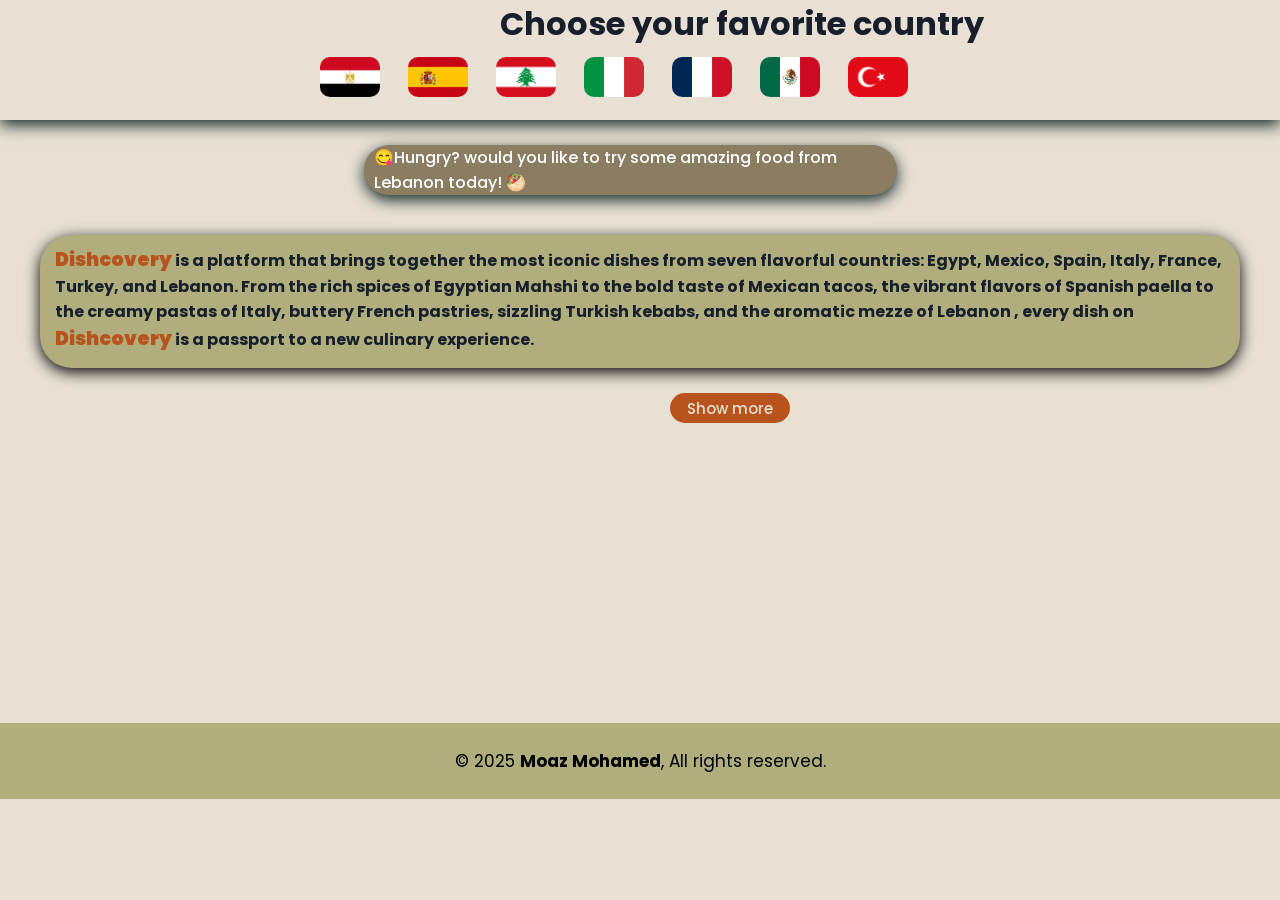
<file: index.html>
<!DOCTYPE html>
<html lang="en">

<head>
    <meta charset="UTF-8">
    <meta name="viewport" content="width=device-width, initial-scale=1.0">
    <link rel="stylesheet" href="style.css">
    <title>Dishcovery</title>
</head>

<body>
    <header>
        <h1>Choose your favorite country</h1>
        <nav>
            <img src="/Countries/photo_2025-04-20_21-46-33.jpg" alt="" class="logo">
            <div class="eg">
                <a href="Mazen/mazen.html"> <img src="/Countries/Flag_of_Egypt.svg.png" alt=""></a>
            </div>
            <div class="sp">
                <a href="El-Abiad/El-Abiad.html"><img src="/Countries/Flag_of_Spain.svg.png" alt=""></a>
            </div>
            <div class="lo">
                <a href="Menna Fakhr/index.html"><img src="/Countries/Flag_of_Lebanon.svg.png" alt=""></a>
            </div>
            <div class="it">
                <a href="EL-3os/Essam.html"><img src="/Countries/Flag_of_Italy.svg.png" alt=""></a>
            </div>
            <div class="fr">
                <a href="Menna Ashraf/MennaAshraf.html"><img src="/Countries/Flag_of_France.svg.webp" alt=""></a>
            </div>
            <div class="me">
                <a href="Adham/index.html"><img src="/Countries/Flag_of_Mexico.svg.png" alt=""></a>
            </div>
            <div class="tr">
                <a href="/Ammar/ELGebaly.html"><img src="/Countries/Flag_of_Turkey.svg.webp" alt=""></a>
            </div>
        </nav>
        <a href="/Marawan/Marwan-Registry.html"><button class="log" id="log">login</button></a>
    </header>
    <div class="center">
        <p id="suggestion"></p>
    </div>
    <section>
        <p class="p1"><span class="dis">Dishcovery</span>
            is a platform that brings together the most iconic dishes from seven flavorful countries: Egypt, Mexico,
            Spain, Italy, France, Turkey, and Lebanon.
            From the rich spices of Egyptian Mahshi to the bold taste of Mexican tacos, the vibrant flavors of Spanish
            paella to the creamy pastas of Italy, buttery French pastries, sizzling Turkish kebabs, and the aromatic
            mezze of Lebanon , every dish on <span class="dis">Dishcovery</span> is a passport to a new culinary
            experience.
        </p>
        <br>
        <button id="btn">Show more</button>
        <p id="para" class="para">
            Browse the website by country, dish type, or dietary needs. Each meal is presented with beautiful images,
            detailed ingredients, and simple ordering. Whether you’re exploring new tastes or reconnecting with a
            favorite flavor from home , <span class="dis">Dishcovery</span> brings the world to your table.
            <span class="dis"> Dishcovery</span> , <span class="end">Where cultures meet at the dinner table.</span>
        </p>
    </section>
    <footer>&copy; 2025 <span>Moaz Mohamed</span>, All rights reserved.</footer>
    <script src="main.js"></script>
</body>

</html>
</file>
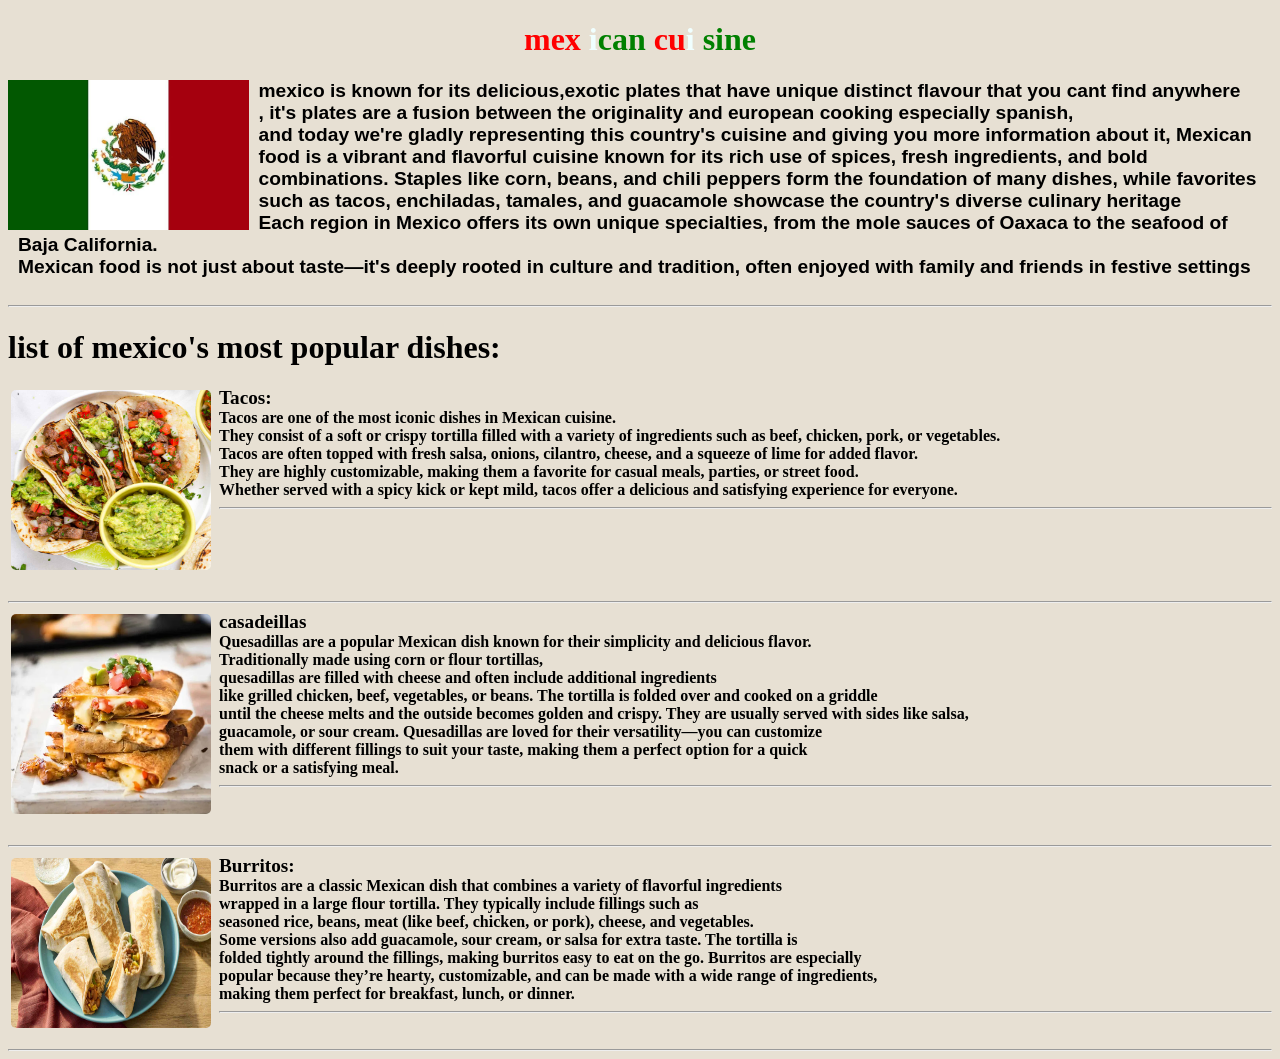
<file: Adham/index.html>
<!DOCTYPE html>
<html lang="en">
<head>
    <title>mexico_cuisine</title> 
    <script src="script.js"></script>
    
       <link rel="stylesheet" href="style.css">
    
    
        



</head>
<body>
<h1 >
    <div style="text-align: center;"><span style="color: red;">mex</span>
        <span style="color: azure;">i</span><span style="color: green;">can </span>
        <span style="color: red;">cu</span><span style="color:azure;">i</span>
        <span style="color: green;">sine</span></div></h1>
     <div style="text-align: center;"><img src="Mexico Flag.jpeg" 
        style="height: 150px; text-align: center; float:inline-start; margin-right: 10px;" ></div>  
      <p style="font-family: Arial, Helvetica, sans-serif; font-size: larger; margin-left: 10px; 
      font-weight: bold;">
        mexico is known 
        for its delicious,exotic plates that have unique distinct flavour
        that you cant find anywhere <br> , it's plates are a fusion between the
         originality and european cooking especially spanish,<br> and today we're gladly
         representing this country's cuisine and giving 
        you more information about it, Mexican food is a 
        vibrant and flavorful cuisine known for its rich use of spices,
         fresh ingredients, and bold combinations. Staples like corn, 
         beans, and chili peppers form the foundation of many dishes,
         while favorites such as tacos, enchiladas, tamales, and guacamole 
         showcase the country's diverse culinary heritage <br> 
         Each region in Mexico offers its own unique specialties, from the
          mole sauces of Oaxaca to the seafood of Baja California. <br>
         Mexican food is not just about taste—it's deeply rooted in culture and tradition,
          often enjoyed with family and friends in festive settings

      </p>
      <div style="clear: both;"></div>
      <hr>
    
    <h1>list of mexico's most popular dishes:</h1>
    <dl>

        <div>
            <img src="feat-carne-asada-tacos-min.jpg" 
            style="float: left; height: 180px; width: 200px; margin-bottom: 20px; margin-right: 5px;"
             class="photo"  onclick="toggleTacos('tacos')" >
        <dt style="font-size: larger; font-weight: bolder;">Tacos:</dt>
        <dd style="font-weight: bold;" >Tacos are one of the most iconic dishes in Mexican cuisine.<br>
            They consist of a soft or crispy tortilla 
            filled with a variety of ingredients such as beef, chicken, pork, or vegetables.<br>
            Tacos are often topped with fresh salsa, onions, cilantro,
             cheese, and a squeeze of lime for added flavor.<br>
            They are highly customizable, making them a favorite for casual meals, parties, or street food.<br>
            Whether served with a spicy kick or kept mild,
             tacos offer a delicious and satisfying experience for everyone.
            <hr>
            
            </div>
            <div style="clear: both;"></div>

            <ul id="tacos" >
                <li>Grilled beef, chicken, pork, or vegetables</li>
                <li>Fresh salsa</li>
                <li>Chopped onions</li>
                <li>Cilantro</li>
                <li>Grated cheese</li>
                <li>Lime wedges</li>

            </ul>
            <hr>
            <div>
                <img src="Baked-Chicken-Quesadillas-7.webp" alt="" 
                style="height: 200px; width: 200; float: left; margin-bottom: 20px; margin-right: 5px;"
                 class="photo"  onclick="togglecasadeillas('casadeillas')">
              <dt style="font-size: larger; font-weight: bolder;">casadeillas</dt> 
              <dd style="font-weight: bold;" >Quesadillas are a popular Mexican 
                dish known for their simplicity and delicious flavor. <br>
                 Traditionally made using corn or flour tortillas, <br>
                  quesadillas are filled with cheese and often include additional ingredients <br>
                  like grilled chicken, beef, vegetables, or beans. The tortilla is folded 
                  over and cooked on a griddle 
                  <br> until the cheese melts 
                  and the outside becomes golden and crispy. They are usually served with sides like salsa, <br>
                   guacamole, or sour cream. Quesadillas are loved for their versatility—you can customize <br>
                    them with different fillings to suit your taste, making them a perfect option for a quick <br>
                     snack or a satisfying meal.</dd>  <hr>   
                    </div>
                    <div style="clear: both;"></div>
                    <ul id="casadeillas">
                        <li>Shredded cheese (e.g., cheddar or Oaxaca)</li>
  <li>Grilled chicken or beef (optional)</li>
  <li>Sautéed vegetables (e.g., peppers, onions)</li>
  <li>Beans (optional)</li>
  <li>Butter or oil (for cooking)</li>
  <li>Sides: salsa, guacamole, or sour cream</li>
        
                    </ul>
                    <hr>
                    <div>
                        <img src="MS-312932-bean-burritos-hero-7421-0096cb35178e4650b4b65012e0e7b699.jpg" 
                        alt="" style="height: 170px; width: 200px; float: left; margin-right: 5px; margin-bottom:
                         10px;" class="photo"  onclick="toggleburritos('burritos')">
            <dt style="font-size: larger; font-weight: bolder;">Burritos:</dt>
                    <dd style="font-weight: bold;" > Burritos are a classic Mexican dish that combines
                         a variety of flavorful ingredients <br>
                         wrapped in a large flour tortilla. They typically include fillings such as <br>
                         seasoned rice, beans, meat (like beef, chicken, or pork), cheese, and vegetables. <br> 
                         Some versions also add guacamole, sour cream, or salsa for extra taste. The tortilla is <br>
                          folded tightly around the fillings, making burritos easy to eat on the go.
                           Burritos are especially <br> 
                          popular because they’re hearty, customizable, and can be made with a wide
                           range of ingredients, <br>
                          making them perfect for breakfast, lunch, or dinner.</dd>
                        </div>
                        
                        <hr>
    </dl>
    <div style="clear: both;"></div>
    <ul id="burritos" >
        <li>Large flour tortilla</li>
  <li>Seasoned rice</li>
  <li>Beans (black or pinto)</li>
  <li>Grilled meat (beef, chicken, or pork)</li>
  <li>Shredded cheese</li>
  <li>Vegetables (lettuce, tomatoes, onions)</li>
  <li>Guacamole or sliced avocado</li>
  <li>Sour cream</li>
  <li>Salsa or hot sauce</li>

    </ul>
    <hr>

    <script>
        
               
      </script>
    


    
    
</body>
</html>
</file>
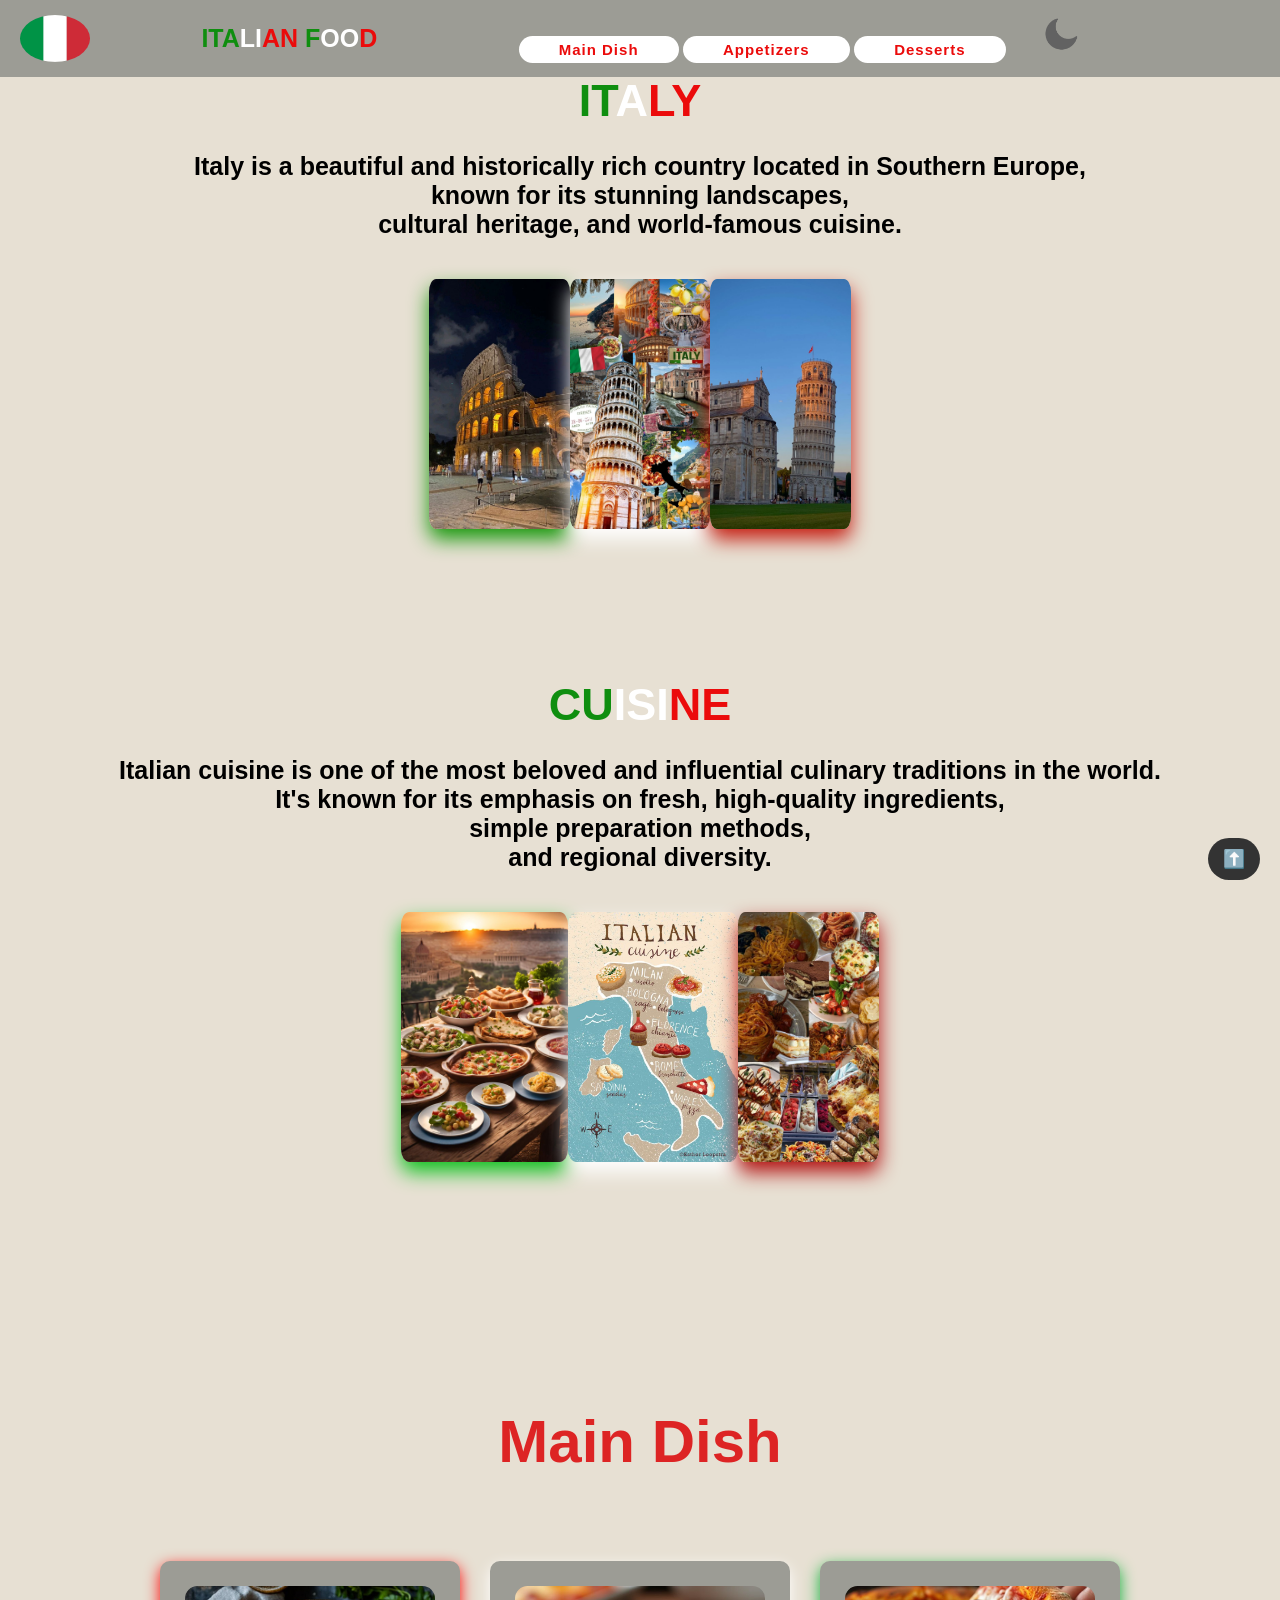
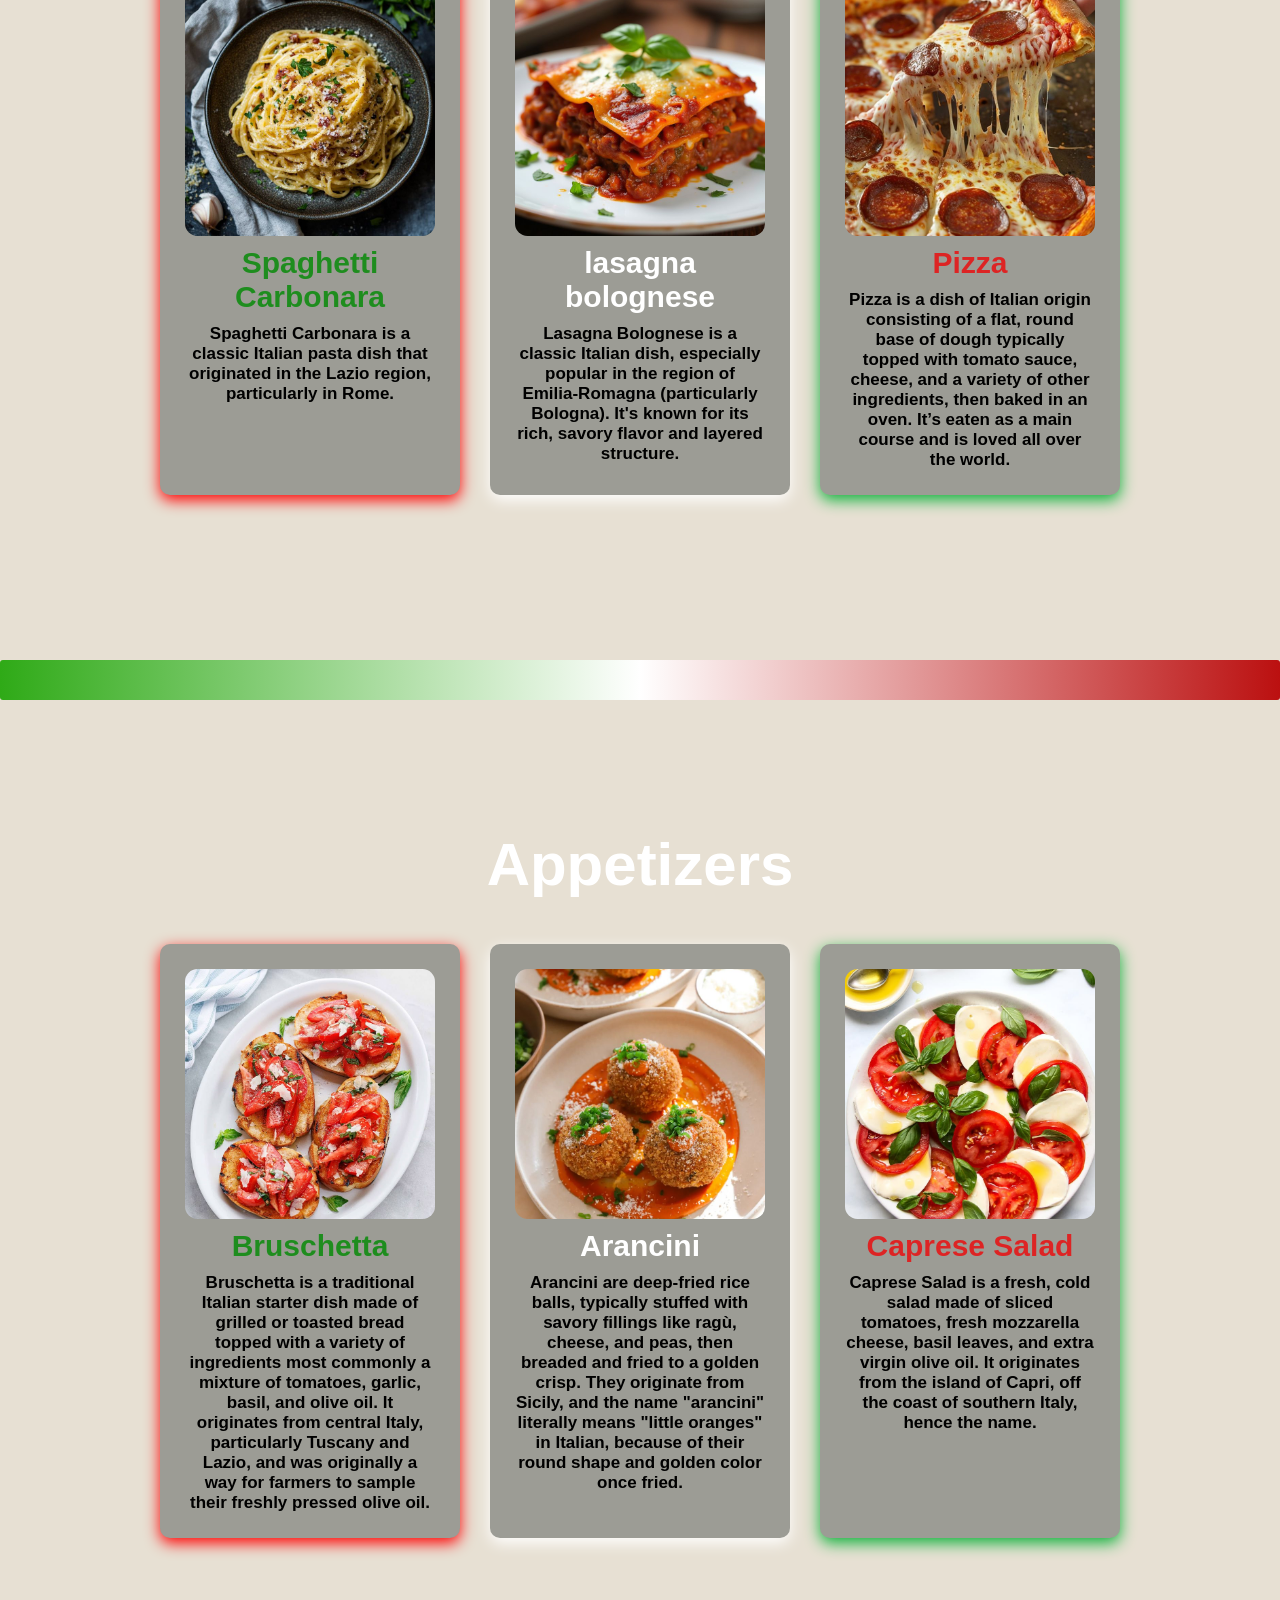
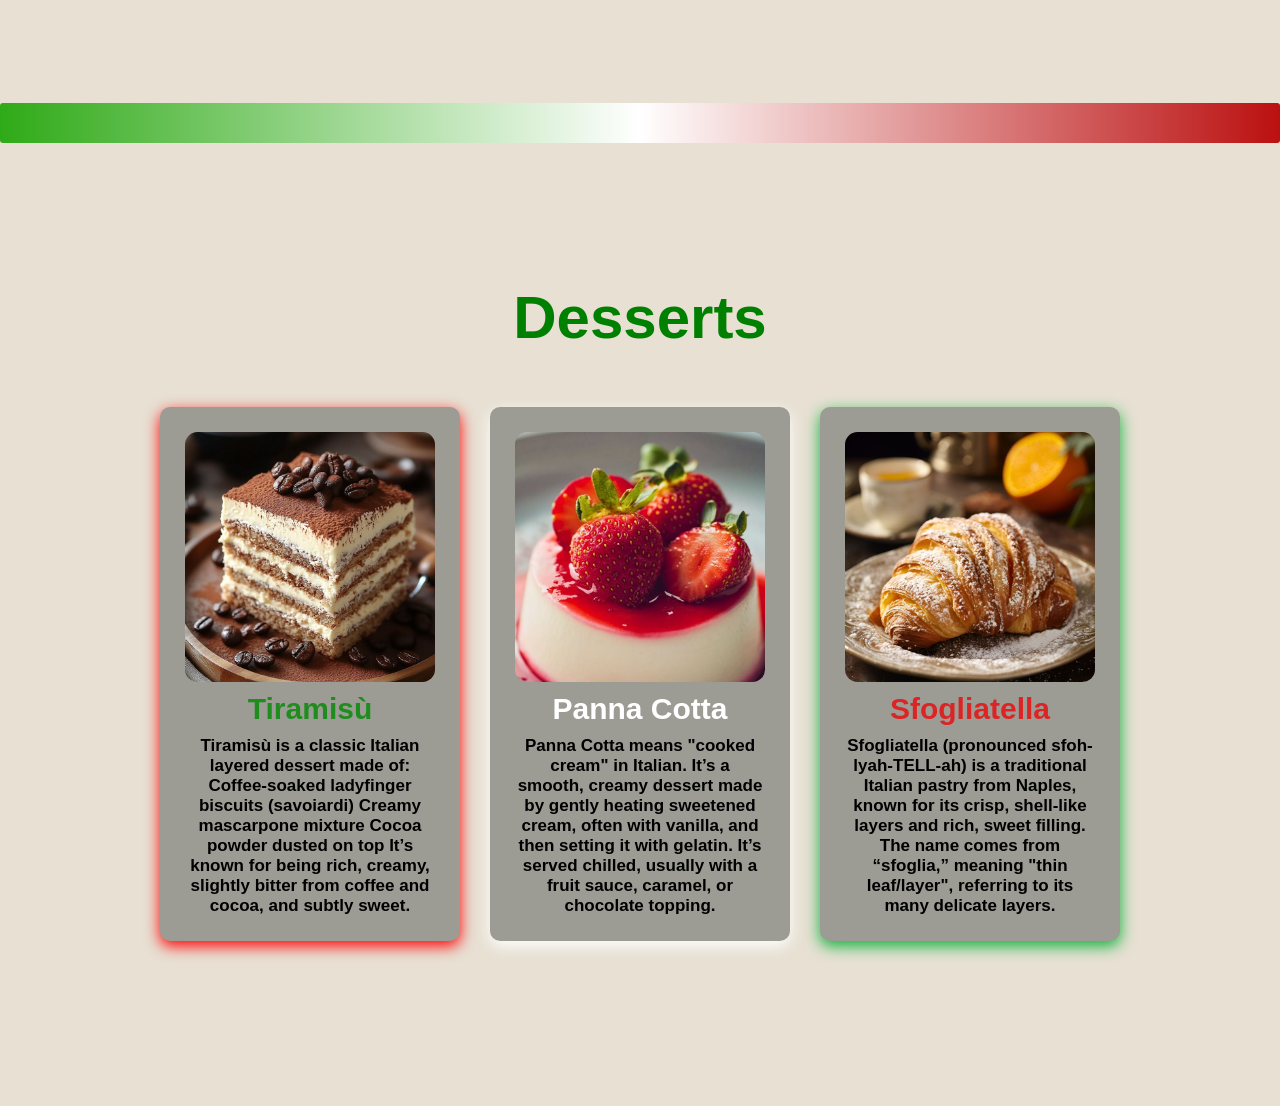
<file: italy/index.html>
<!DOCTYPE html>
<html lang="en">

<head>
    <meta charset="UTF-8">
    <meta name="viewport" content="width=device-width, initial-scale=1.0">
    <title>Italian Cuisine </title>
    <link rel="stylesheet" href="style.css">
    <script src="main.js" defer></script>
</head>

<body>

    <header>
        <img src="images/512px-Flag_of_Italy.svg.webp" alt="Italy flag" id="flag">
        <a href="#" class="hpage">

            <span id="green">ITA</span><span id="white">LI</span><span id="red">AN</span>
            <span id="green">F</span><span id="white">OO</span><span id="red">D</span>

        </a>
        <nav class="navi">
            <a href="#maindishes">Main Dish</a>
            <a href="#appetizers">Appetizers</a>
            <a href="#desserts">Desserts</a>

            <img src=" images/moon.png" id="icon">



        </nav>

    </header>

    <section class="main">
        <h1><span id="green">It</span><span id="white">a</span><span id="red">ly</span></h1>
        <p id="italy">Italy is a beautiful and historically rich country located in Southern Europe,<br>
            known for its stunning landscapes,<br>
            cultural heritage,
            and world-famous cuisine.</p>
        <div id="country">
            <img src="images/country.jpg" alt="country photo" id="fimgc">
            <img src="images/country 2.jpg" alt="country photo 2" id="simgc">
            <img src="images/country 3.jpg" alt="country photo 3" id="timgc">


        </div>
        <div>
            <h1 class="cuisine"><span id="green">Cu</span><span id="white">isi</span><span id="red">ne</span></h1>

            <p id="cuisine">

                Italian cuisine is one of the most beloved and influential culinary traditions in the world. <br>
                It's known for its emphasis on fresh, high-quality ingredients,<br>
                simple preparation methods,<br>
                and regional diversity. </p>


        </div>
        <div id="food">
            <img src="images/food.jpg" alt="food photo" id="fimgf">
            <img src="images/food 2.jpg" alt="food photo 2" id="simgf">
            <img src="images/food 3.jpg" alt="food photo 3" id="timgf">


        </div>
    </section>


    <section id="maindishes">
        <h2 class="title" id="mai">Main Dish </h2>
        <div class="plates">

            <div class="fplate">
                <div class="photo">
                    <img id="fpymain" src="images/Spaghetti Carbonara….jpg" alt="frist main dish">

                </div>
                <div class="info">
                    <h3 class="fp">Spaghetti Carbonara</h3>
                    <p>Spaghetti Carbonara is a classic Italian pasta dish that originated in the Lazio region,
                        particularly in Rome.</p>

                </div>

            </div>
            <div class="splate">
                <div class="photo">
                    <img id="spymain" src="images/Lasagna Bolognese .jpg" alt="socond main dish">

                </div>
                <div class="info">
                    <h3 class="sp">lasagna bolognese</h3>
                    <p>Lasagna Bolognese is a classic Italian dish, especially popular in the region of Emilia-Romagna
                        (particularly Bologna). It's known for its rich, savory flavor and layered structure.</p>

                </div>

            </div>
            <div class="tplate">
                <div class="photo">
                    <img id="tpymain" src="images/pizza.jpg" alt="third main dish">

                </div>
                <div class="info">
                    <h3 class="tp">Pizza</h3>
                    <p>Pizza is a dish of Italian origin consisting of a flat, round base of dough typically topped with
                        tomato sauce, cheese, and a variety of other ingredients, then baked in an oven. It’s eaten as a
                        main course and is loved all over the world.</p>

                </div>

            </div>

        </div>

        <div class="line"></div>
    </section>
    <section id="appetizers">
        <h2 class="title" id="app">Appetizers</h2>
        <div class="plates">

            <div class="fplate">
                <div class="photo">
                    <img id="fpyapp" src="images/fapp.jpg" alt="frist Appetizers">

                </div>
                <div class="info">
                    <h3 class="fp">Bruschetta</h3>
                    <p>Bruschetta is a traditional Italian starter dish made of grilled or toasted bread topped with a
                        variety of ingredients most commonly a mixture of tomatoes, garlic, basil, and olive oil.

                        It originates from central Italy, particularly Tuscany and Lazio, and was originally a way for
                        farmers to sample their freshly pressed olive oil.

                    </p>

                </div>

            </div>
            <div class="splate">
                <div class="photo">
                    <img id="spyapp" src="images/sapp.jpg" alt="socond Appetizers">

                </div>
                <div class="info">
                    <h3 class="sp">Arancini</h3>
                    <p>Arancini are deep-fried rice balls, typically stuffed with savory fillings like ragù, cheese, and
                        peas, then breaded and fried to a golden crisp.

                        They originate from Sicily, and the name "arancini" literally means "little oranges" in Italian,
                        because of their round shape and golden color once fried.

                    </p>

                </div>

            </div>
            <div class="tplate">
                <div class="photo">
                    <img id="tpyapp" src="images/tapp.jpg" alt="third Appetizers">

                </div>
                <div class="info">
                    <h3 class="tp">Caprese Salad </h3>
                    <p>Caprese Salad is a fresh, cold salad made of sliced tomatoes, fresh mozzarella cheese, basil
                        leaves, and extra virgin olive oil. It originates from the island of Capri, off the coast of
                        southern Italy, hence the name.</p>

                </div>

            </div>

        </div>
        <div class="line"></div>

    </section>
    <section id="desserts">
        <h2 class="title" id="des">Desserts</h2>
        <div class="plates">

            <div class="fplate">
                <div class="photo">
                    <img id="fpydes" src="images/fdes.jpg" alt="frist Dessert">

                </div>
                <div class="info">
                    <h3 class="fp">Tiramisù</h3>
                    <p>Tiramisù is a classic Italian layered dessert made of:

                        Coffee-soaked ladyfinger biscuits (savoiardi)

                        Creamy mascarpone mixture

                        Cocoa powder dusted on top

                        It’s known for being rich, creamy, slightly bitter from coffee and cocoa, and subtly sweet.

                    </p>

                </div>

            </div>
            <div class="splate">
                <div class="photo">
                    <img id="spydes" src="images/sdes.jpg" alt="socond Dessert">

                </div>
                <div class="info">
                    <h3 class="sp">Panna Cotta</h3>
                    <p>Panna Cotta means "cooked cream" in Italian. It’s a smooth, creamy dessert made by gently heating
                        sweetened cream, often with vanilla, and then setting it with gelatin. It’s served chilled,
                        usually with a fruit sauce, caramel, or chocolate topping.</p>

                </div>

            </div>
            <div class="tplate">
                <div class="photo">
                    <img id="tpydes" src="images/tdes.jpg" alt="third Desserts">

                </div>
                <div class="info">
                    <h3 class="tp">Sfogliatella</h3>
                    <p>Sfogliatella (pronounced sfoh-lyah-TELL-ah) is a traditional Italian pastry from Naples, known
                        for its crisp, shell-like layers and rich, sweet filling. The name comes from “sfoglia,” meaning
                        "thin leaf/layer", referring to its many delicate layers.</p>

                </div>

            </div>

        </div>

    </section>
    <div id="Button">
        <button id="TopBtn">⬆️</button>

    </div>






</body>

</html>
</file>
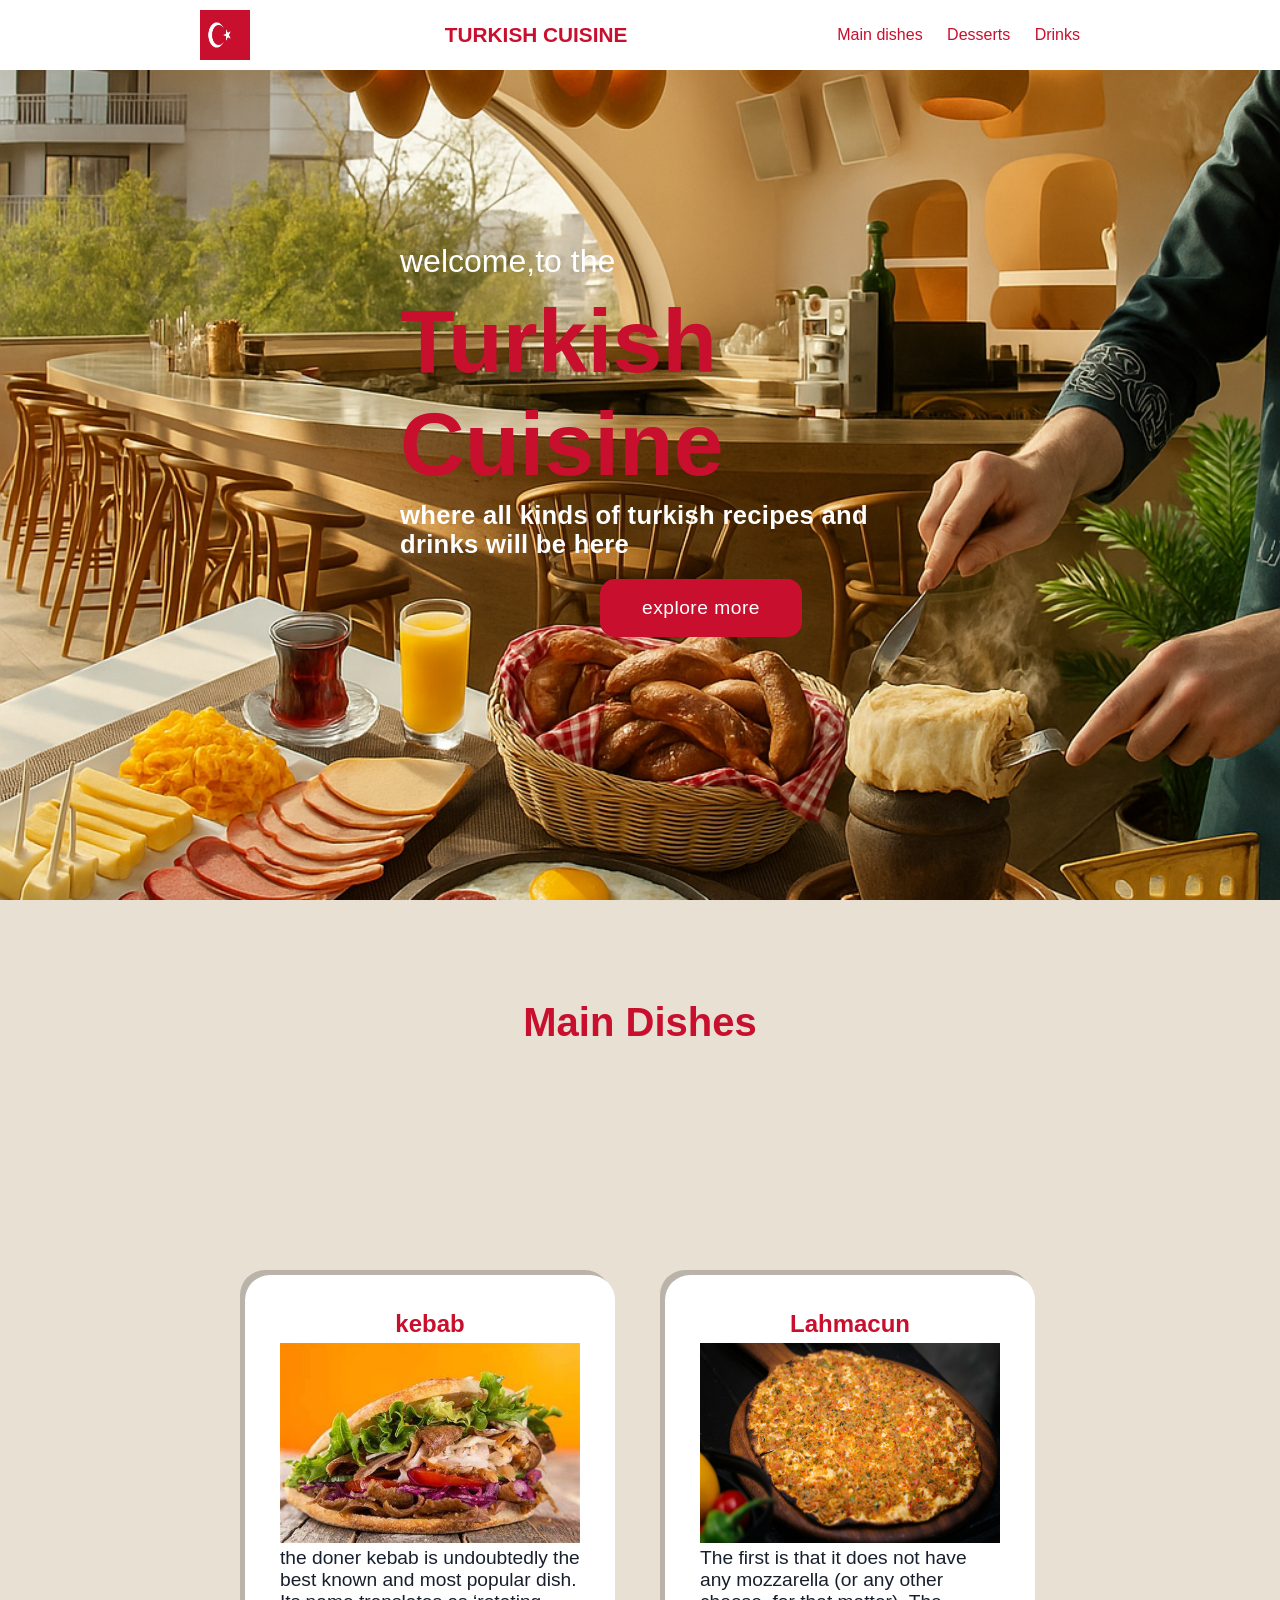
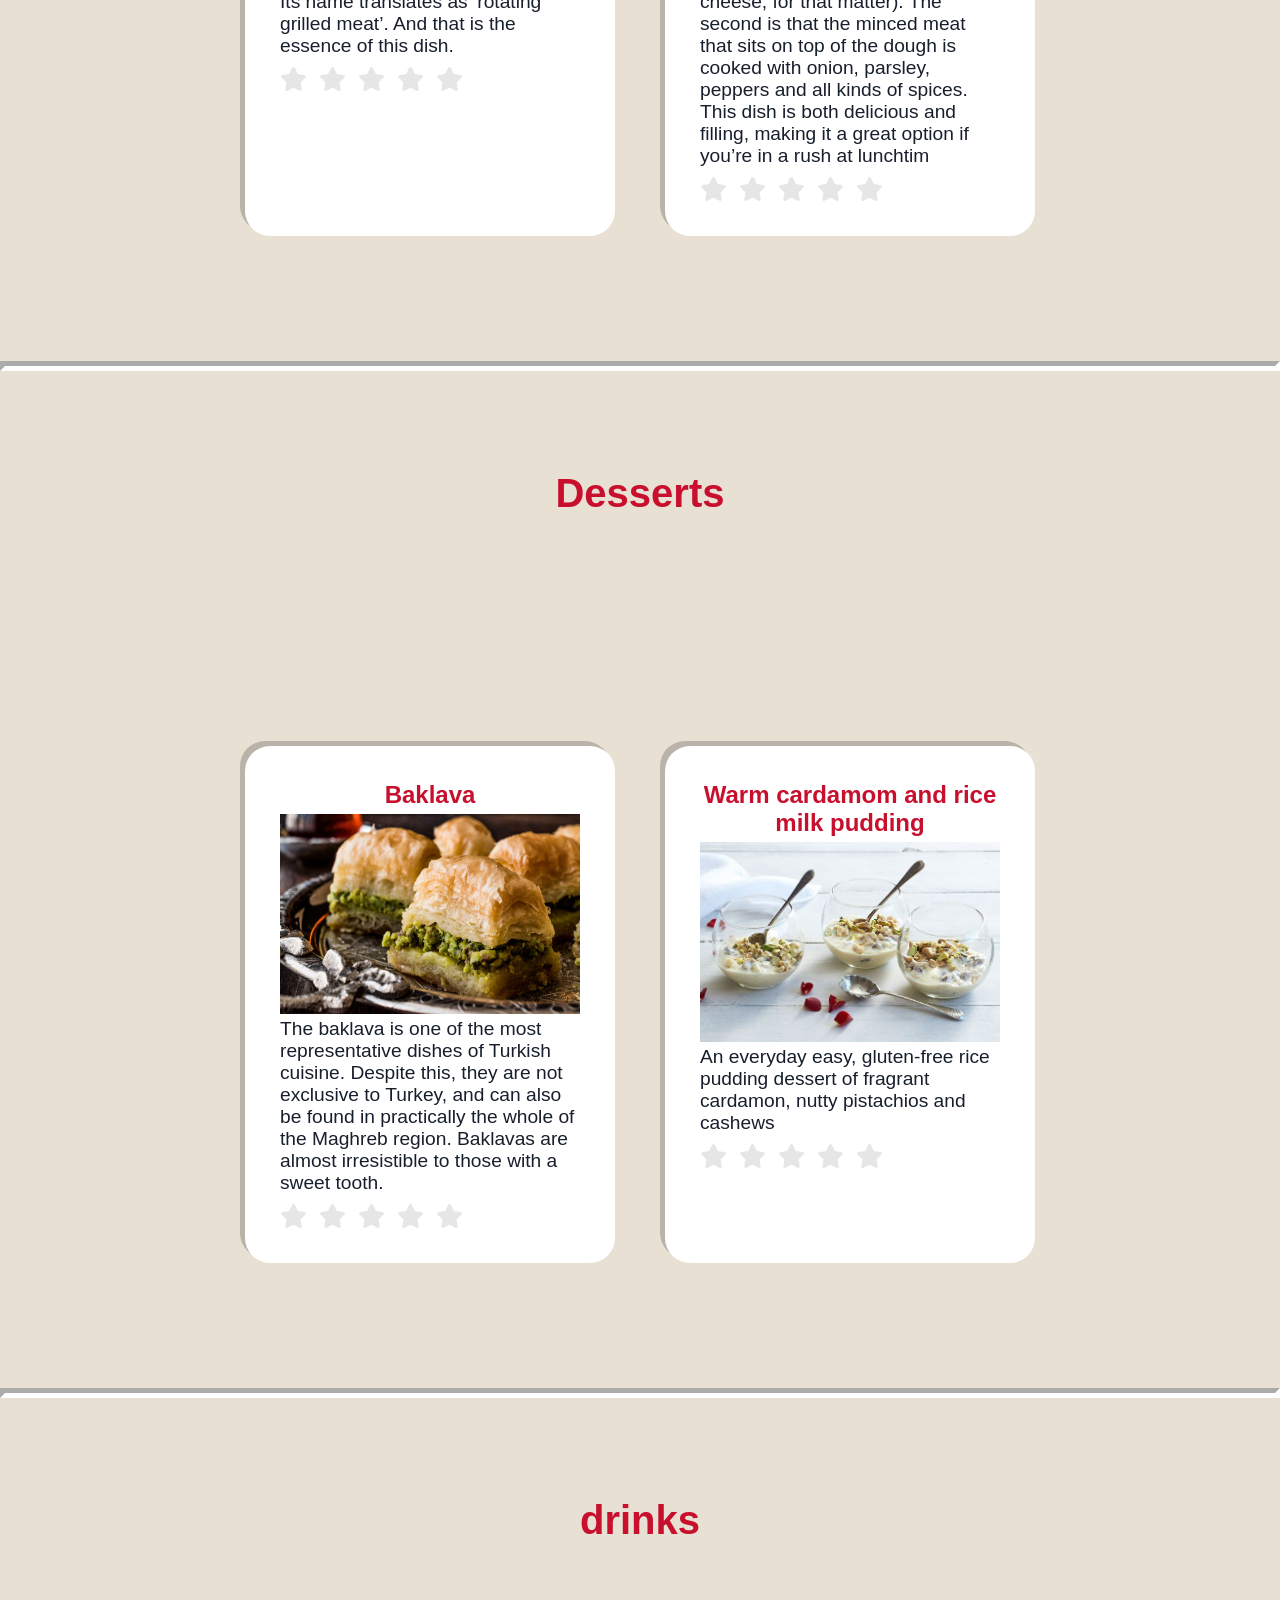
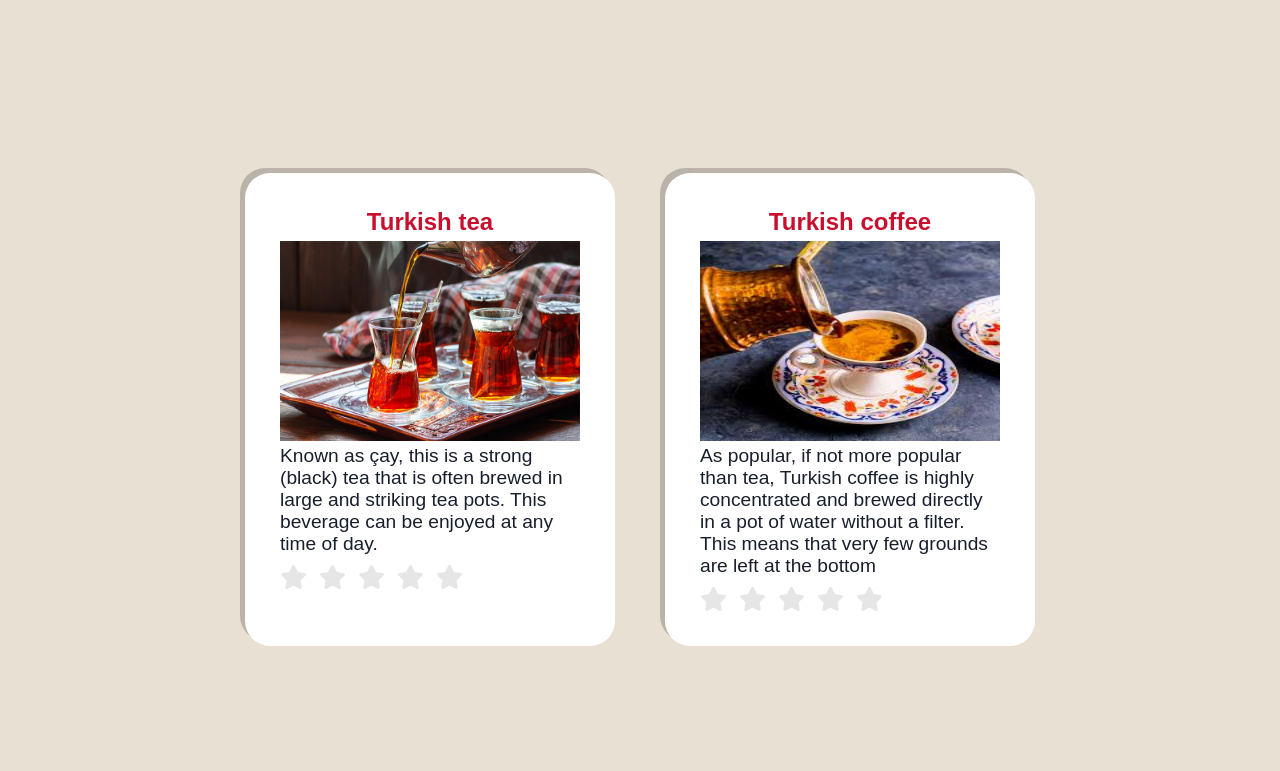
<file: Ammar/ELGebaly.html>
<!DOCTYPE html>
<html lang="en">
<head>
    <meta charset="UTF-8">
    <meta name="viewport" content="width=device-width, initial-scale=1.0">
    <title>Dishcovery|Turkish Cuisine</title>
    <link rel="stylesheet" href="ELGebaly.css">
    <!-- This tag links to an external CSS file for rating icons. -->
    <link rel="stylesheet" href="https://cdnjs.cloudflare.com/ajax/libs/font-awesome/6.2.1/css/all.min.css">
    <!-- External JavaScript file, deferred -->
    <script src="ELGebaly.js" defer></script>
</head>
<body>
    <header>
        <img src="images/turkey-flag.jpg" alt="Turkish flag" id="header-image">
        <h1>Turkish Cuisine</h1>
        <nav id="main-navbar">
            <a href="#maindish">Main dishes</a>
            <a href="#Desserts">Desserts</a>
            <a href="#drinks">Drinks</a>
    </header>
    <section class="main">
        <div>
            <h2>welcome,to the <span>Turkish Cuisine</span></h2>
            <h3>where all kinds of turkish recipes and drinks will be here</h3>
            <!-- making explore button by a link to the main dishes section. -->
            <a href="#maindish" id="explore_button">explore more</a>
        </div>
    </section>
    <section>
        <h2 class="title">Main Dishes</h2>
    </section>
    <section id="maindish">
        <div class="content">
            <div class="dish">
                <h3>kebab</h3>
               <div class="photo">
                    <a href="https://www.allrecipes.com/recipe/218488/turkish-kebabs/" target="_blank"><img src="images/OIP.jpg" width="300" height="200"></a>
               </div>
               <div class="info">
                <h4>the doner kebab is undoubtedly the best known and most popular dish. Its name translates as ‘rotating grilled meat’. And that is the essence of this dish.</h4>
               </div>
               <!-- making index for from 0 to 5 stars in every section for js file. -->
               <div class="star0">
                <i class="fa-solid fa-star"></i>
                <i class="fa-solid fa-star"></i>
                <i class="fa-solid fa-star"></i>
                <i class="fa-solid fa-star"></i>
                <i class="fa-solid fa-star"></i>
               </div>
            </div>
            <div class="dish">
                <h3>Lahmacun</h3>
                <div class="photo">
                     <a href="https://www.themediterraneandish.com/easy-turkish-lahmacun-recipe/" target="_blank"><img src="images/Lahmacun.jpg" width="300" height="200"></a>
                </div>
                <div class="info">
                 <h4>The first is that it does not have any mozzarella (or any other cheese, for that matter). The second is that the minced meat that sits on top of the dough is cooked with onion, parsley, peppers and all kinds of spices. This dish is both delicious and filling, making it a great option if you’re in a rush at lunchtim</h4>
                </div>
                <div class="star1">
                    <i class="fa-solid fa-star"></i>
                    <i class="fa-solid fa-star"></i>
                    <i class="fa-solid fa-star"></i>
                    <i class="fa-solid fa-star"></i>
                    <i class="fa-solid fa-star"></i>
                   </div> 
             </div>
        </div>
    </section>
    <hr>
    <section>
        <h2 class="title">Desserts</h2>
    </section>
    <section id="Desserts">
        <div class="content">
            <div class="dish">
                <h3>Baklava</h3>
               <div class="photo">
                    <a href="https://natashaskitchen.com/baklava-recipe//" target="_blank"><img src="images/baklava.jpg" width="300" height="200"></a>
               </div>
               <div class="info">
                <h4>The baklava is one of the most representative dishes of Turkish cuisine. Despite this, they are not exclusive to Turkey, and can also be found in practically the whole of the Maghreb region. Baklavas are almost irresistible to those with a sweet tooth.</h4>
               </div>
               <div class="star2">
                <i class="fa-solid fa-star"></i>
                <i class="fa-solid fa-star"></i>
                <i class="fa-solid fa-star"></i>
                <i class="fa-solid fa-star"></i>
                <i class="fa-solid fa-star"></i>
               </div> 
            </div>
            <div class="dish">
                <h3>Warm cardamom and rice milk pudding</h3>
                <div class="photo">
                     <a href="https://www.taste.com.au/recipes/warm-cardamon-rice-milk-pudding/090c3895-9178-4f1a-81cf-ac965054c609?r=recipes/rtq3dq0x" target="_blank"><img src="images/warm-cardamon-and-rice-milk-pudding-98241-1.jpeg" width="300" height="200"></a>
                </div>
                <div class="info">
                 <h4>An everyday easy, gluten-free rice pudding dessert of fragrant cardamon, nutty pistachios and cashews</h4>
                </div>
                <div class="star3">
                    <i class="fa-solid fa-star"></i>
                    <i class="fa-solid fa-star"></i>
                    <i class="fa-solid fa-star"></i>
                    <i class="fa-solid fa-star"></i>
                    <i class="fa-solid fa-star"></i>
                   </div> 
             </div>
        </div>
    </section>
    <hr>
    <section>
        <h2 class="title">drinks</h2>
    </section>
    <section id="drinks">
        <div class="content">
            <div class="dish">
                <h3>Turkish tea</h3>
               <div class="photo">
                    <a href="https://yummyistanbul.com/how-to-make-turkish-tea/" target="_blank"><img src="images/tea.jpg" width="300" height="200"></a>
               </div>
               <div class="info">
                <h4>Known as çay, this is a strong (black) tea that is often brewed in large and striking tea pots. This beverage can be enjoyed at any time of day.</h4>
               </div>
               <div class="star4">
                <i class="fa-solid fa-star"></i>
                <i class="fa-solid fa-star"></i>
                <i class="fa-solid fa-star"></i>
                <i class="fa-solid fa-star"></i>
                <i class="fa-solid fa-star"></i>
               </div> 
            </div>
            <div class="dish">
                <h3>Turkish coffee</h3>
                <div class="photo">
                     <a href="https://foolproofliving.com/how-to-make-turkish-coffee/" target="_blank"><img src="images/COFFE.jpeg" width="300" height="200"></a>
                </div>
                <div class="info">
                 <h4>As popular, if not more popular than tea, Turkish coffee is highly concentrated and brewed directly in a pot of water without a filter. This means that very few grounds are left at the bottom</h4>
                </div>
                <div class="star5">
                    <i class="fa-solid fa-star"></i>
                    <i class="fa-solid fa-star"></i>
                    <i class="fa-solid fa-star"></i>
                    <i class="fa-solid fa-star"></i>
                    <i class="fa-solid fa-star"></i>
                   </div> 
             </div>
        </div>
    </section>
</body>
</html>
</file>
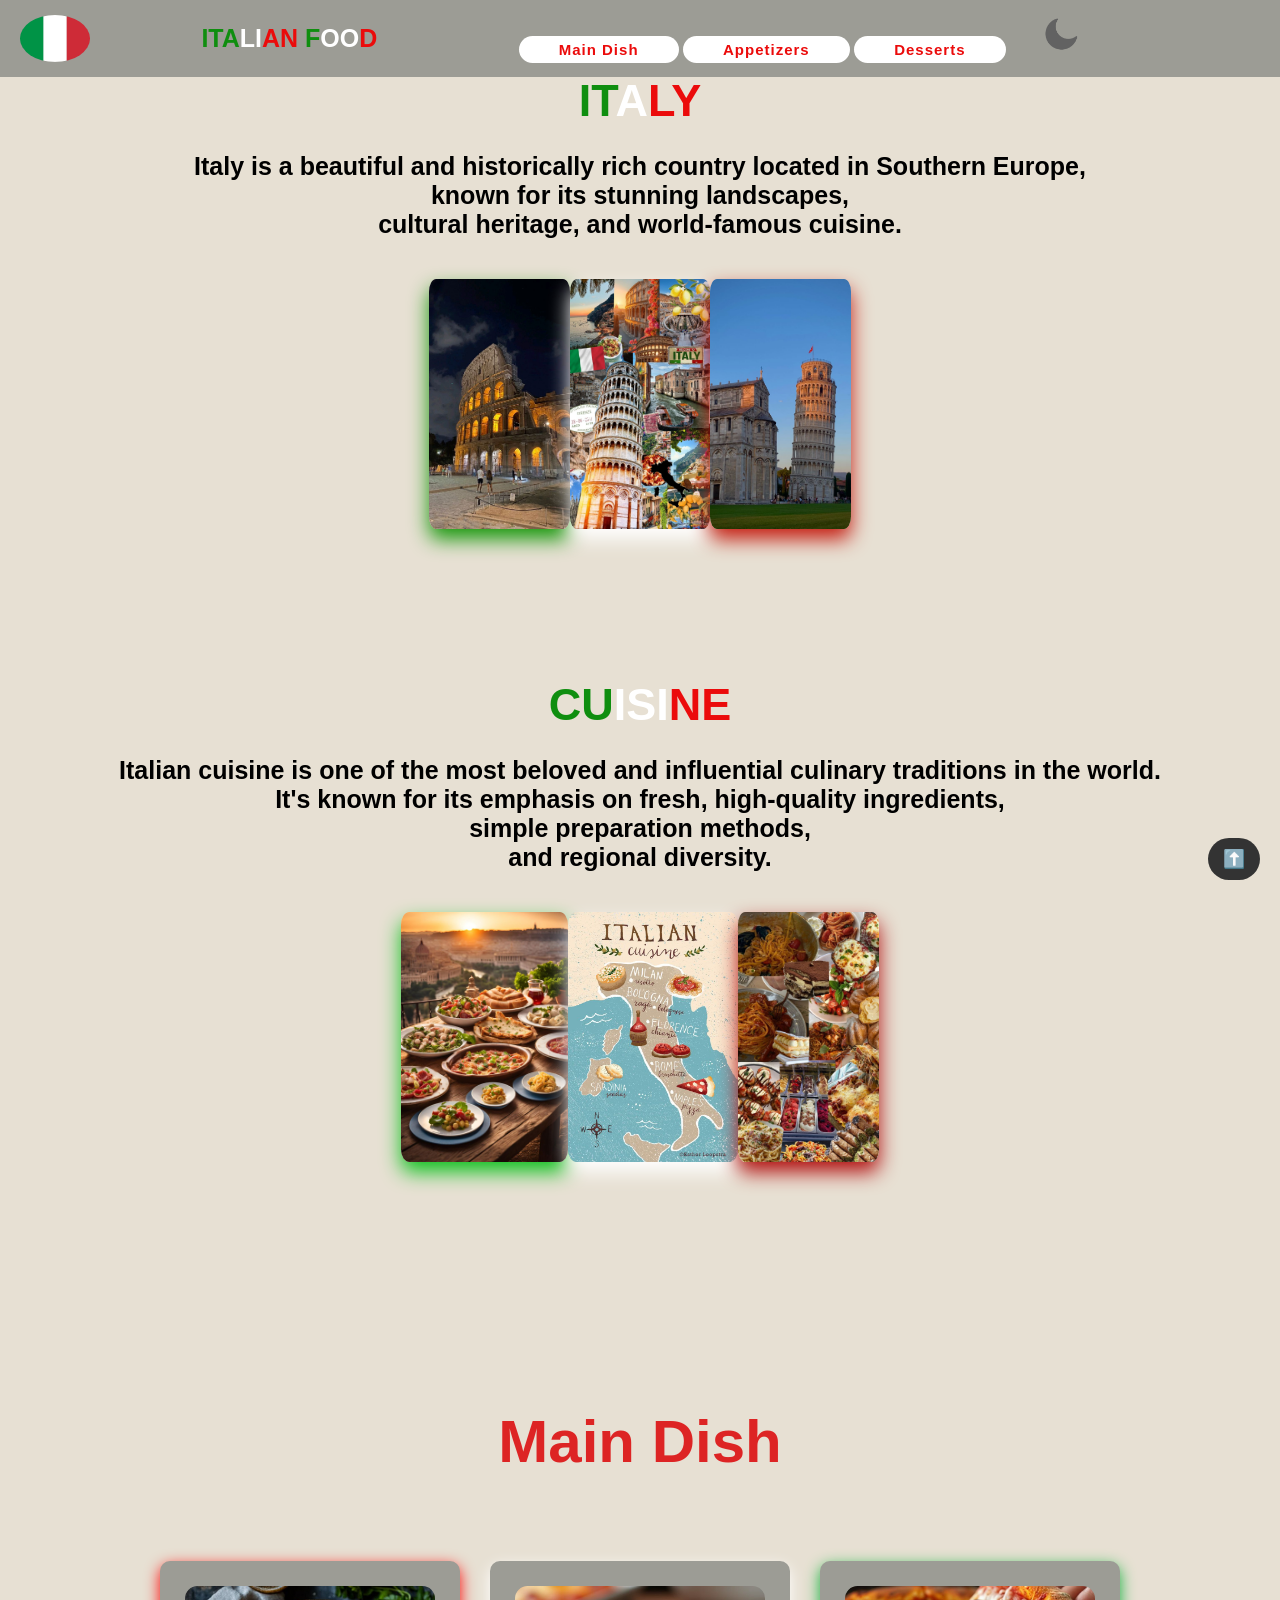
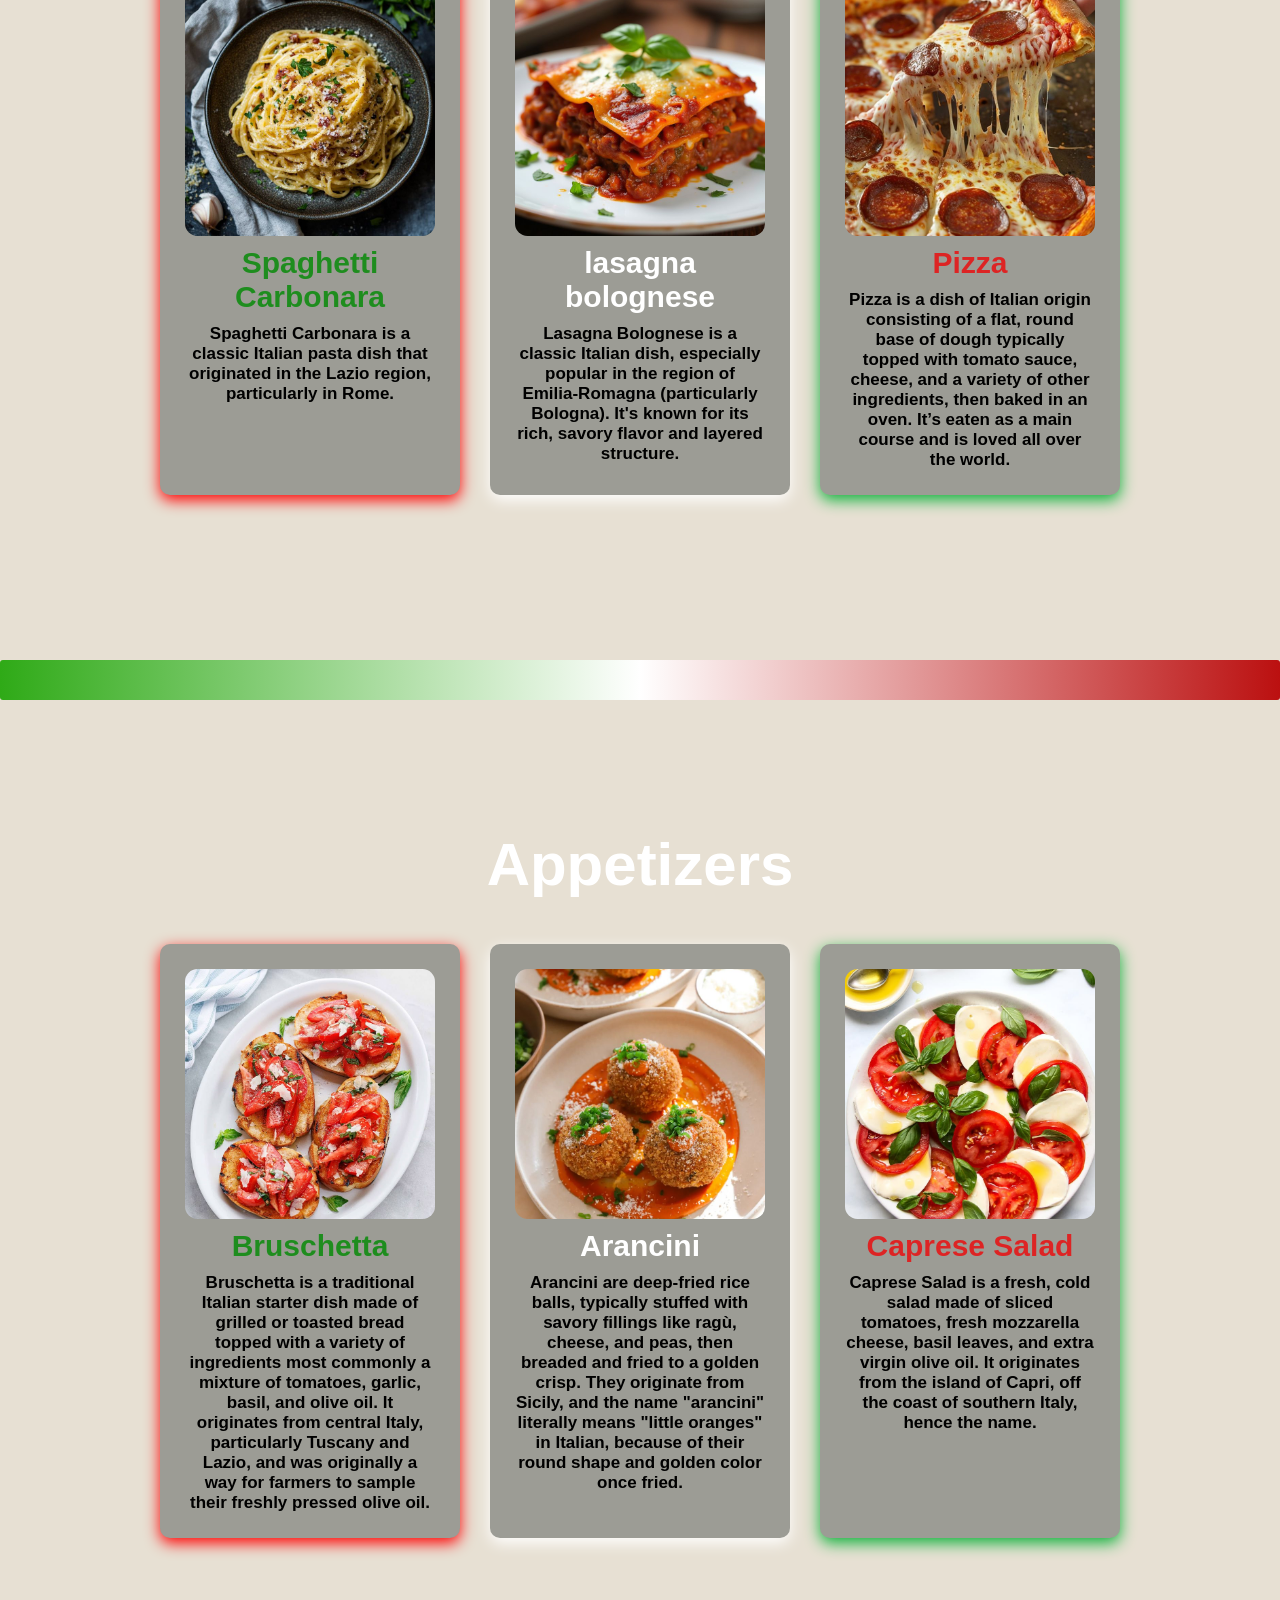
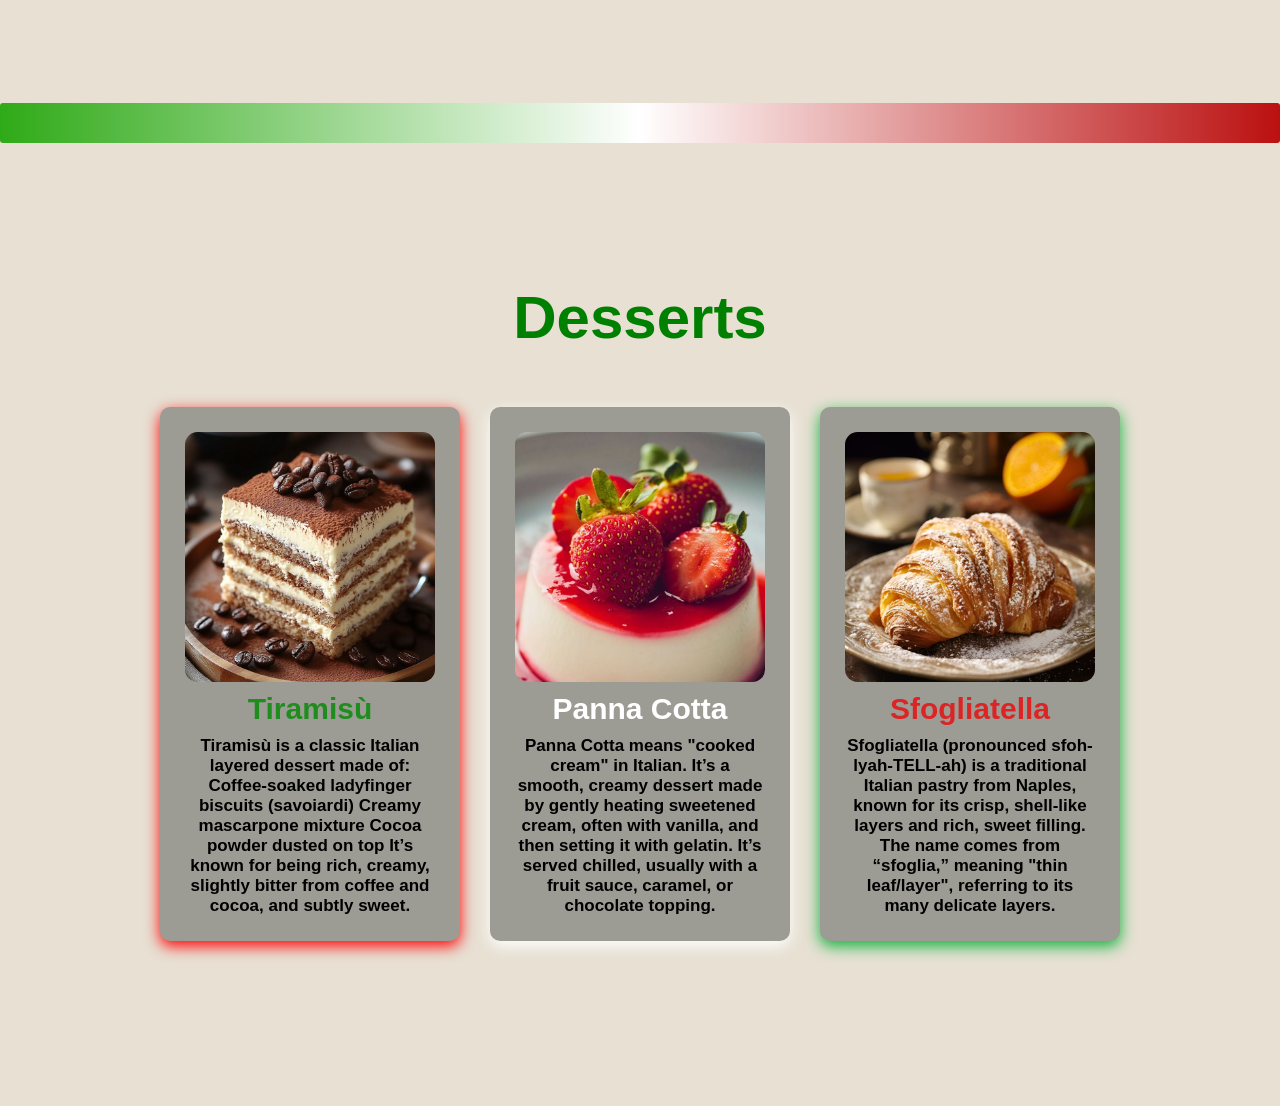
<file: EL-3os/Essam.html>
<!DOCTYPE html>
<html lang="en">

<head>
    <meta charset="UTF-8">
    <meta name="viewport" content="width=device-width, initial-scale=1.0">
    <title>Italian Cuisine </title>
    <link rel="stylesheet" href="Essam.css">
    <script src="Essam.js" defer></script>
</head>

<body>

    <header>
        <img src="images/512px-Flag_of_Italy.svg.webp" alt="Italy flag" id="flag">
        <a href="#" class="hpage">

            <span id="green">ITA</span><span id="white">LI</span><span id="red">AN</span>
            <span id="green">F</span><span id="white">OO</span><span id="red">D</span>

        </a>
        <nav class="navi">
            <a href="#maindishes">Main Dish</a>
            <a href="#appetizers">Appetizers</a>
            <a href="#desserts">Desserts</a>

            <img src=" images/moon.png" id="icon">



        </nav>

    </header>

    <section class="main">
        <h1><span id="green">It</span><span id="white">a</span><span id="red">ly</span></h1>
        <p id="italy">Italy is a beautiful and historically rich country located in Southern Europe,<br>
            known for its stunning landscapes,<br>
            cultural heritage,
            and world-famous cuisine.</p>
        <div id="country">
            <img src="images/country.jpg" alt="country photo" id="fimgc">
            <img src="images/country 2.jpg" alt="country photo 2" id="simgc">
            <img src="images/country 3.jpg" alt="country photo 3" id="timgc">


        </div>
        <div>
            <h1 class="cuisine"><span id="green">Cu</span><span id="white">isi</span><span id="red">ne</span></h1>

            <p id="cuisine">

                Italian cuisine is one of the most beloved and influential culinary traditions in the world. <br>
                It's known for its emphasis on fresh, high-quality ingredients,<br>
                simple preparation methods,<br>
                and regional diversity. </p>


        </div>
        <div id="food">
            <img src="images/food.jpg" alt="food photo" id="fimgf">
            <img src="images/food 2.jpg" alt="food photo 2" id="simgf">
            <img src="images/food 3.jpg" alt="food photo 3" id="timgf">


        </div>
    </section>


    <section id="maindishes">
        <h2 class="title" id="mai">Main Dish </h2>
        <div class="plates">

            <div class="fplate">
                <div class="photo">
                    <img id="fpymain" src="images/Spaghetti Carbonara….jpg" alt="frist main dish">

                </div>
                <div class="info">
                    <h3 class="fp">Spaghetti Carbonara</h3>
                    <p>Spaghetti Carbonara is a classic Italian pasta dish that originated in the Lazio region,
                        particularly in Rome.</p>

                </div>

            </div>
            <div class="splate">
                <div class="photo">
                    <img id="spymain" src="images/Lasagna Bolognese .jpg" alt="socond main dish">

                </div>
                <div class="info">
                    <h3 class="sp">lasagna bolognese</h3>
                    <p>Lasagna Bolognese is a classic Italian dish, especially popular in the region of Emilia-Romagna
                        (particularly Bologna). It's known for its rich, savory flavor and layered structure.</p>

                </div>

            </div>
            <div class="tplate">
                <div class="photo">
                    <img id="tpymain" src="images/pizza.jpg" alt="third main dish">

                </div>
                <div class="info">
                    <h3 class="tp">Pizza</h3>
                    <p>Pizza is a dish of Italian origin consisting of a flat, round base of dough typically topped with
                        tomato sauce, cheese, and a variety of other ingredients, then baked in an oven. It’s eaten as a
                        main course and is loved all over the world.</p>

                </div>

            </div>

        </div>

        <div class="line"></div>
    </section>
    <section id="appetizers">
        <h2 class="title" id="app">Appetizers</h2>
        <div class="plates">

            <div class="fplate">
                <div class="photo">
                    <img id="fpyapp" src="images/fapp.jpg" alt="frist Appetizers">

                </div>
                <div class="info">
                    <h3 class="fp">Bruschetta</h3>
                    <p>Bruschetta is a traditional Italian starter dish made of grilled or toasted bread topped with a
                        variety of ingredients most commonly a mixture of tomatoes, garlic, basil, and olive oil.

                        It originates from central Italy, particularly Tuscany and Lazio, and was originally a way for
                        farmers to sample their freshly pressed olive oil.

                    </p>

                </div>

            </div>
            <div class="splate">
                <div class="photo">
                    <img id="spyapp" src="images/sapp.jpg" alt="socond Appetizers">

                </div>
                <div class="info">
                    <h3 class="sp">Arancini</h3>
                    <p>Arancini are deep-fried rice balls, typically stuffed with savory fillings like ragù, cheese, and
                        peas, then breaded and fried to a golden crisp.

                        They originate from Sicily, and the name "arancini" literally means "little oranges" in Italian,
                        because of their round shape and golden color once fried.

                    </p>

                </div>

            </div>
            <div class="tplate">
                <div class="photo">
                    <img id="tpyapp" src="images/tapp.jpg" alt="third Appetizers">

                </div>
                <div class="info">
                    <h3 class="tp">Caprese Salad </h3>
                    <p>Caprese Salad is a fresh, cold salad made of sliced tomatoes, fresh mozzarella cheese, basil
                        leaves, and extra virgin olive oil. It originates from the island of Capri, off the coast of
                        southern Italy, hence the name.</p>

                </div>

            </div>

        </div>
        <div class="line"></div>

    </section>
    <section id="desserts">
        <h2 class="title" id="des">Desserts</h2>
        <div class="plates">

            <div class="fplate">
                <div class="photo">
                    <img id="fpydes" src="images/fdes.jpg" alt="frist Dessert">

                </div>
                <div class="info">
                    <h3 class="fp">Tiramisù</h3>
                    <p>Tiramisù is a classic Italian layered dessert made of:

                        Coffee-soaked ladyfinger biscuits (savoiardi)

                        Creamy mascarpone mixture

                        Cocoa powder dusted on top

                        It’s known for being rich, creamy, slightly bitter from coffee and cocoa, and subtly sweet.

                    </p>

                </div>

            </div>
            <div class="splate">
                <div class="photo">
                    <img id="spydes" src="images/sdes.jpg" alt="socond Dessert">

                </div>
                <div class="info">
                    <h3 class="sp">Panna Cotta</h3>
                    <p>Panna Cotta means "cooked cream" in Italian. It’s a smooth, creamy dessert made by gently heating
                        sweetened cream, often with vanilla, and then setting it with gelatin. It’s served chilled,
                        usually with a fruit sauce, caramel, or chocolate topping.</p>

                </div>

            </div>
            <div class="tplate">
                <div class="photo">
                    <img id="tpydes" src="images/tdes.jpg" alt="third Desserts">

                </div>
                <div class="info">
                    <h3 class="tp">Sfogliatella</h3>
                    <p>Sfogliatella (pronounced sfoh-lyah-TELL-ah) is a traditional Italian pastry from Naples, known
                        for its crisp, shell-like layers and rich, sweet filling. The name comes from “sfoglia,” meaning
                        "thin leaf/layer", referring to its many delicate layers.</p>

                </div>

            </div>

        </div>

    </section>
    <div id="Button">
        <button id="TopBtn">⬆️</button>

    </div>






</body>

</html>
</file>
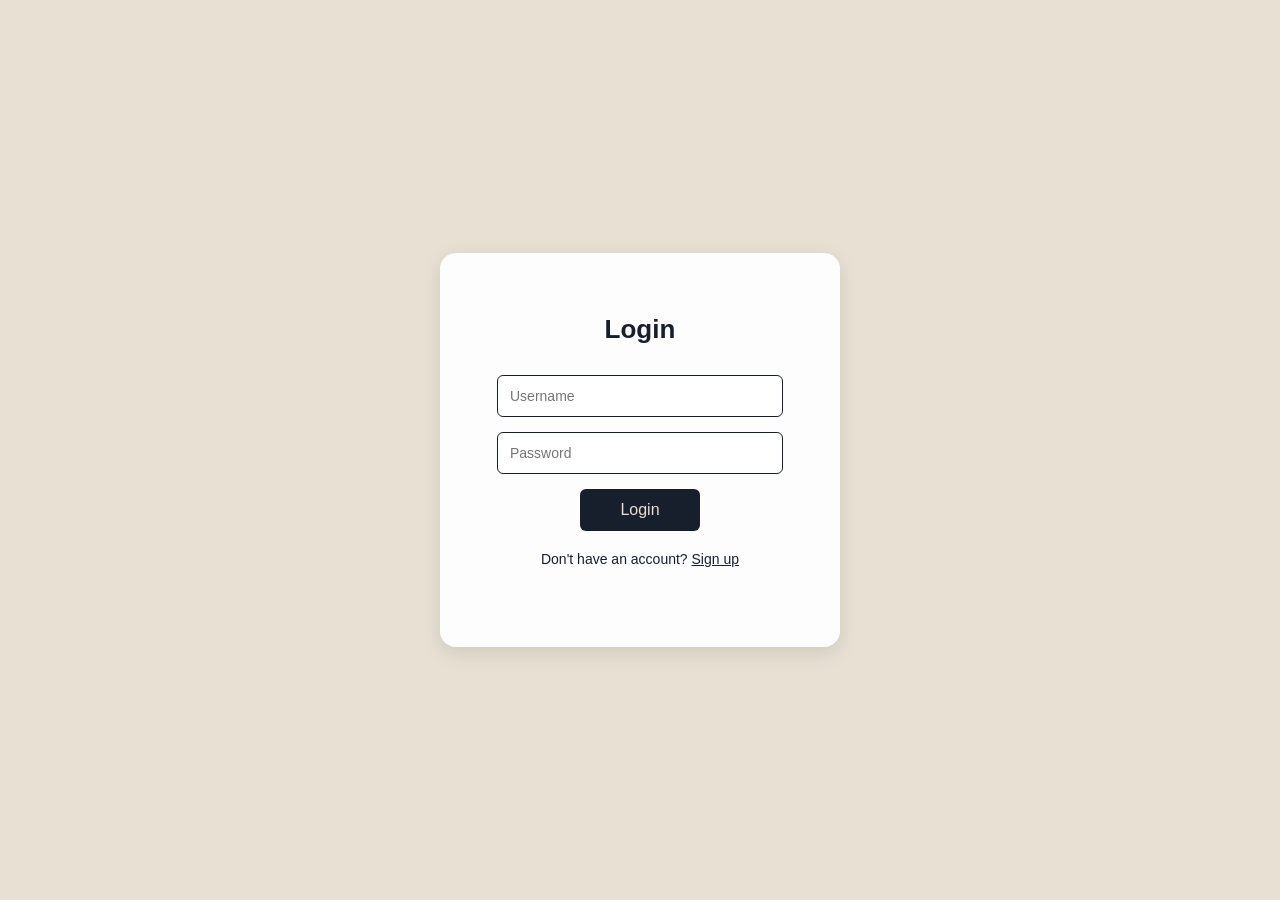
<file: Marawan/Marwan-Registry.html>
<!DOCTYPE html>
<html lang="en">
<head>
    <meta charset="UTF-8">
    <meta name="viewport" content="width=device-width, initial-scale=1.0">
    <title>Dishcovery Site Login</title>
    <link rel="stylesheet" href="Marwan-Registry.css">
</head>
<body>
    <div class="container">
        <div id="login" class="form active">
            <h2>Login</h2>
            <input type="text" id="login-username" placeholder="Username">
            <input type="password" id="login-password" placeholder="Password">
            <button  onclick="login()">Login</button>
            <div class="switch-link">
                Don't have an account? <a href="#" onclick="showForm('signup')"><u>Sign up</u></a>
            </div>
        </div>
        <div id="signup" class="form">
            <h2>Sign up</h2>
            <input type="email" id="signup-email" placeholder="Email">
            <input type="password" id="signup-password" placeholder="Password">
            <button onclick="signup()">Sign Up</button>
            <div class="switch-link">
                Already have an account? <a href="#" onclick="showForm('login')"><u>Log in</u></a>
            </div>
        </div>
        <div id="message"></div>
    </div>

    <script src="Marwan-Registry.js"></script>
</body>
</html>
</file>
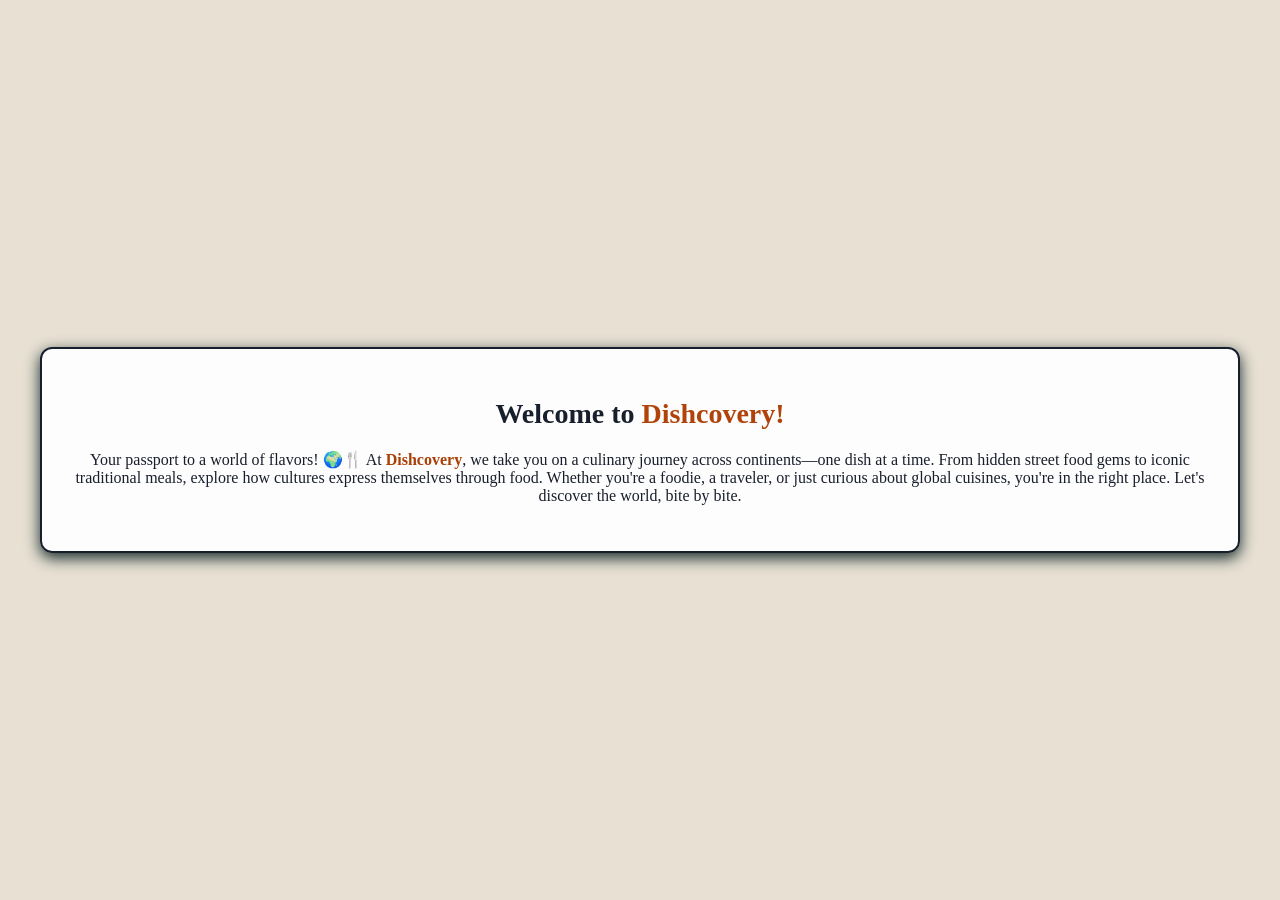
<file: Marawan/Marwan-Welcome.html>
<!DOCTYPE html>
<html lang="en">
<head>
    <meta charset="UTF-8">
    <meta name="viewport" content="width=device-width, initial-scale=1.0">
    <title>Welcome to Dishcovery</title>
    <link rel="stylesheet" href="Marwan-Welcome.css">
</head>
<body>
    <div class="welcome-container">
        <h1>Welcome to <a href="/index.html" target="_blank">Dishcovery!</a></h1>
        <p>Your passport to a world of flavors! 🌍🍴
            At <span class="dis">Dishcovery</span>, we take you on a culinary journey across continents—one dish at a time. From hidden street food gems to iconic traditional meals, explore how cultures express themselves through food. Whether you're a foodie, a traveler, or just curious about global cuisines, you're in the right place.
            Let's discover the world, bite by bite.</p>
    </div>
</body>
</html>
</file>
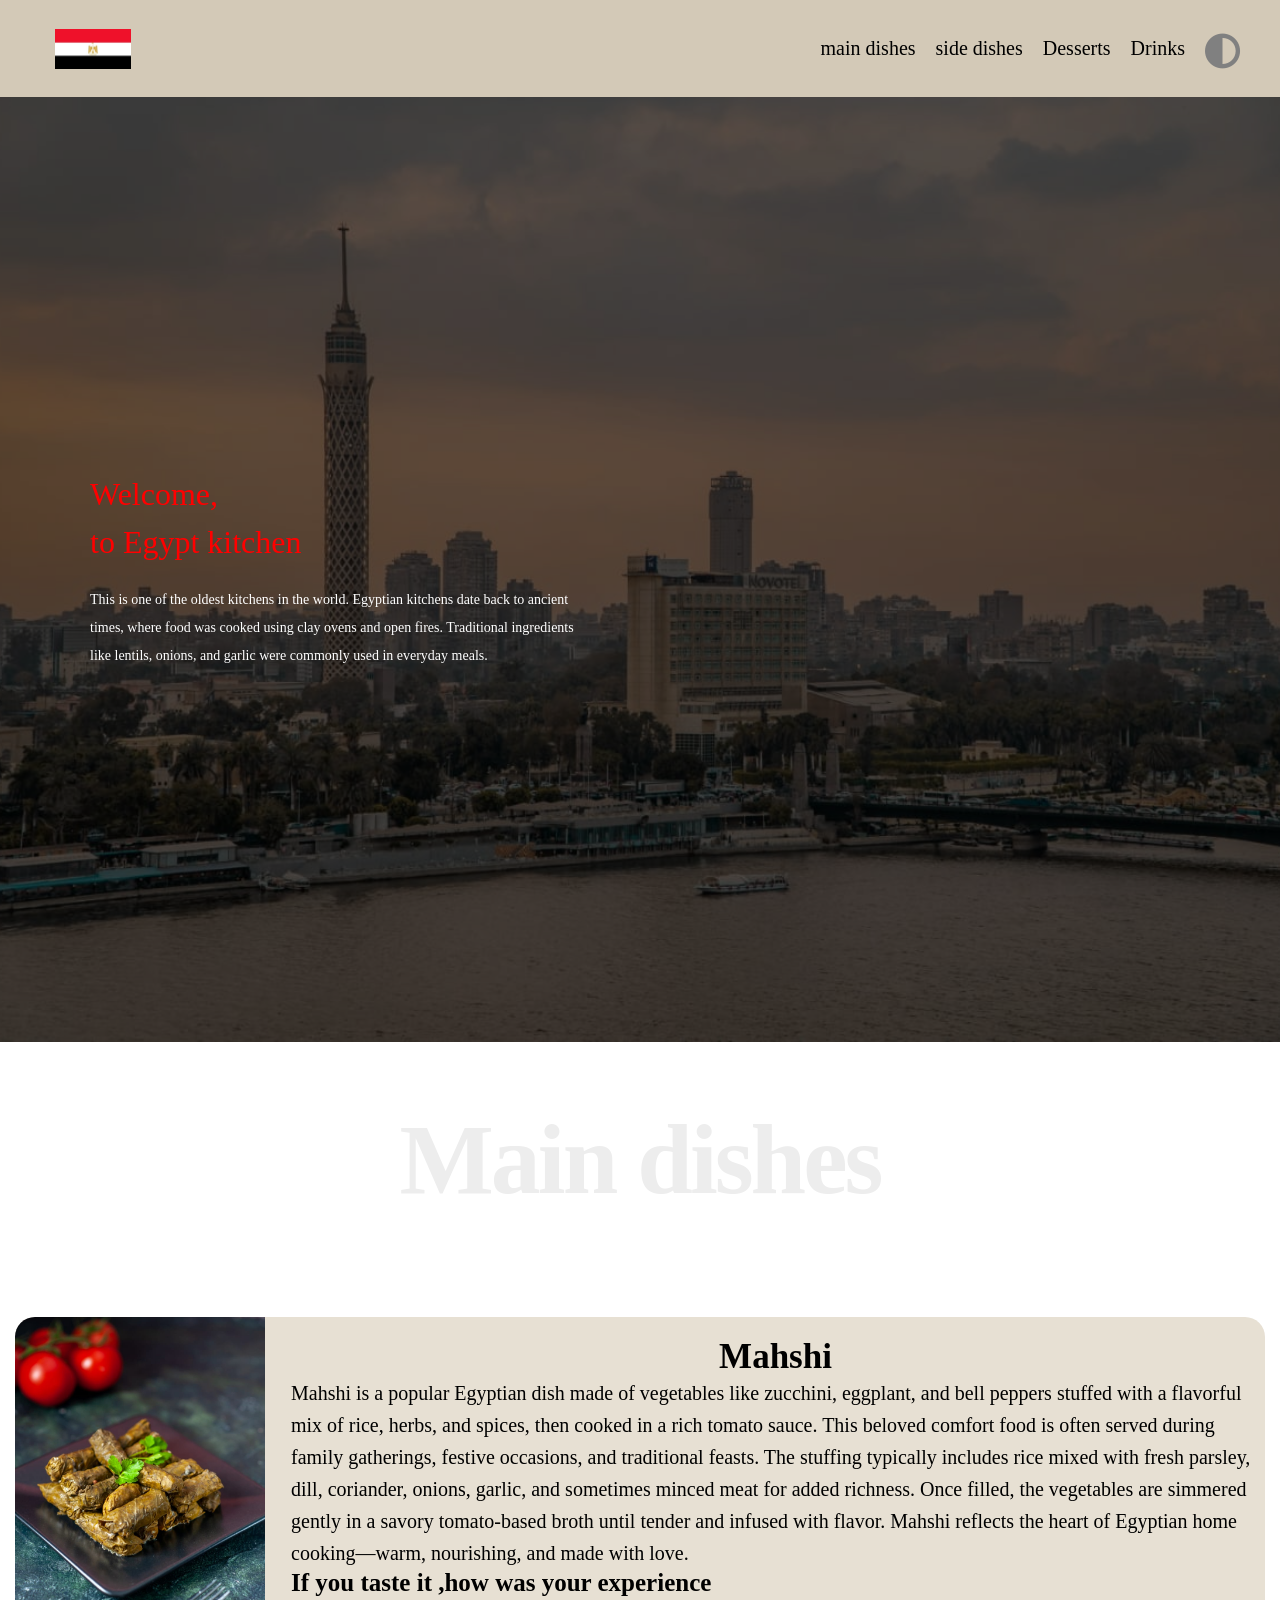
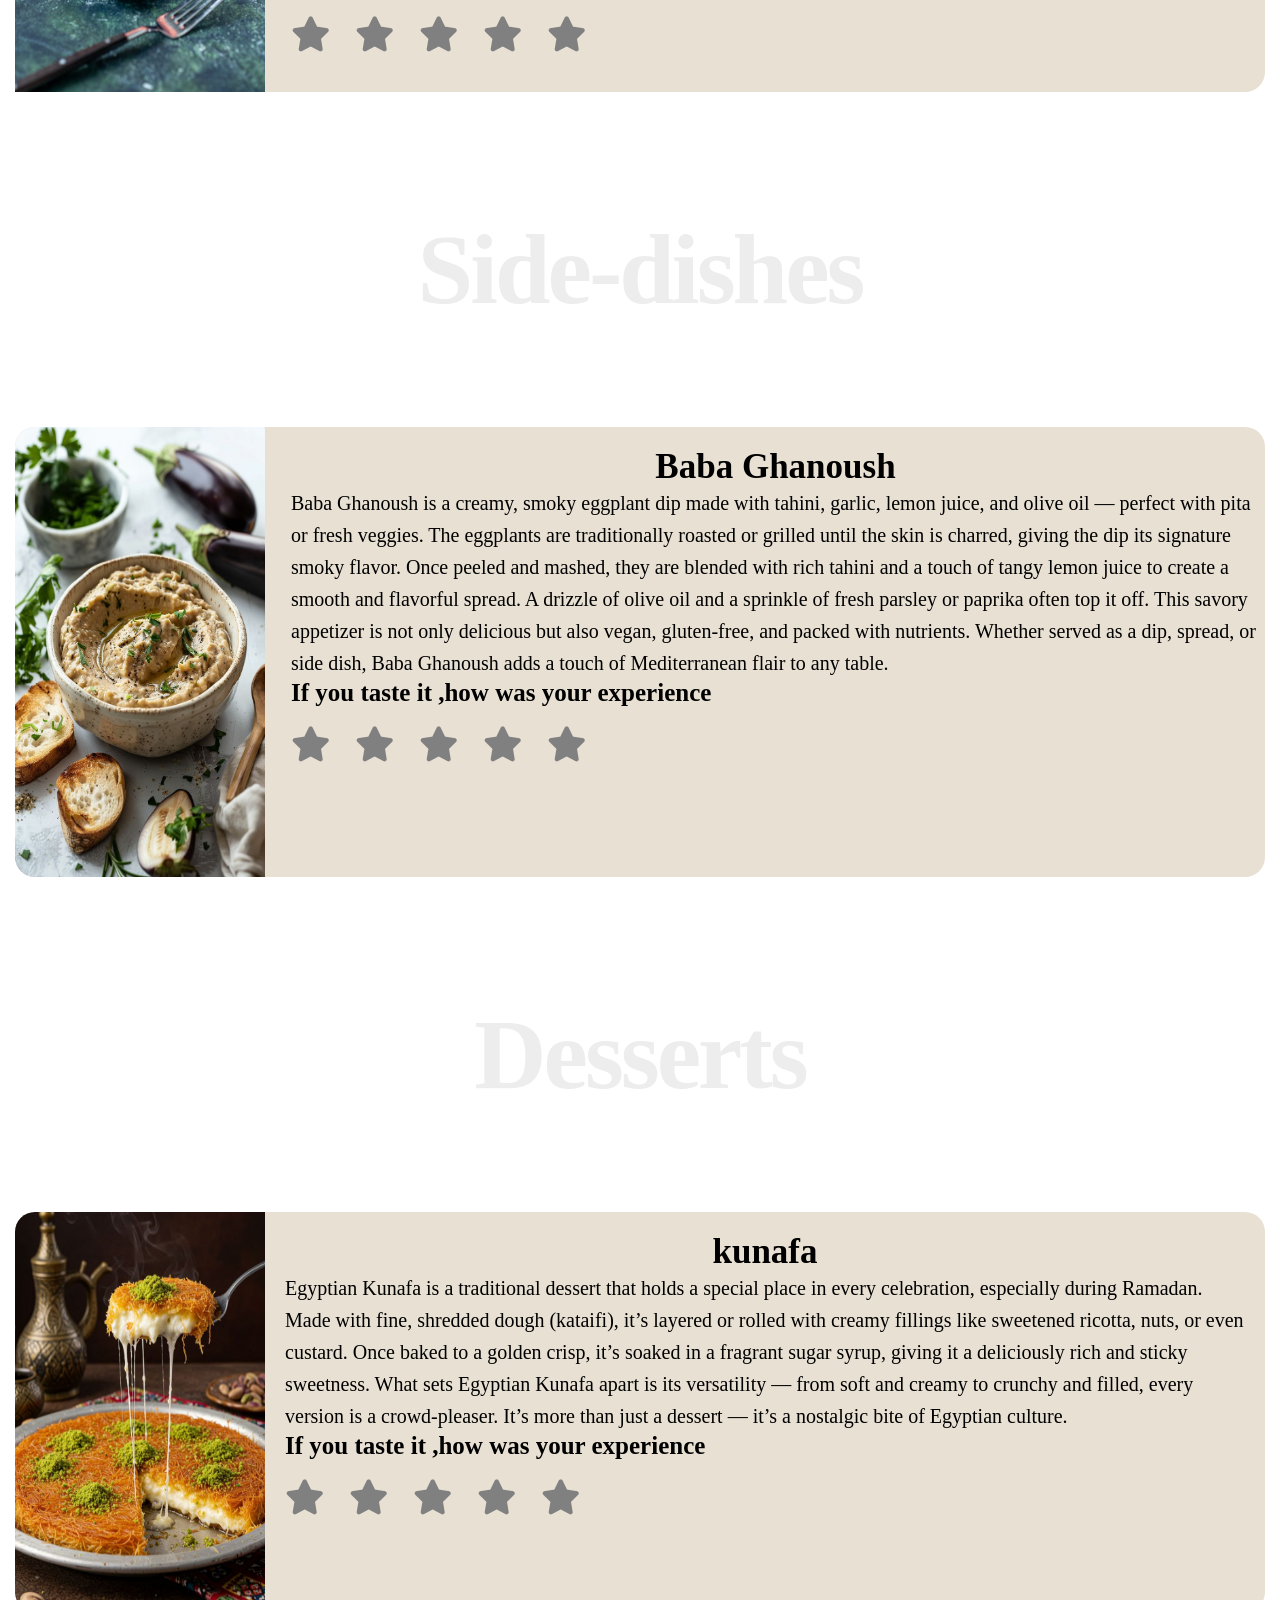
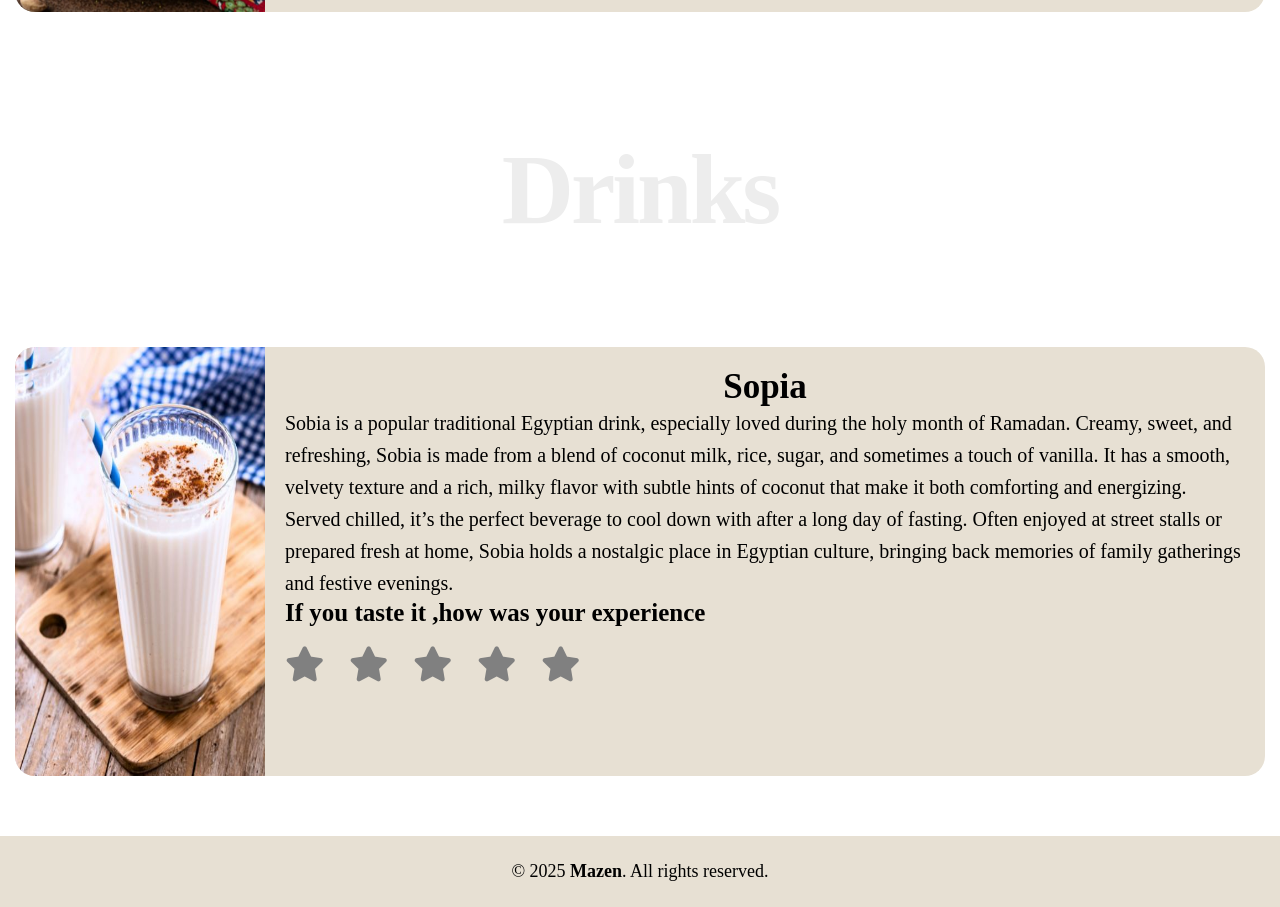
<file: Mazen/mazen.html>
<!DOCTYPE html>
<html lang="en">
<head>
    <meta charset="UTF-8">
    <meta name="author" content="Mazen Eltelbany">
    <meta name="viewport" content="width=device-width, initial-scale=1.0">
<link rel="stylesheet" href="https://cdnjs.cloudflare.com/ajax/libs/font-awesome/6.5.0/css/all.min.css">

    <link href="./eltelbany.css" rel="stylesheet">
    <title>Egypt</title>
</head>
<body>
    <header>
        <div class="container">
            <img src="\Mazen\imges\WhatsApp Image 2025-04-25 at 22.28.01_275eaff6.jpg">
            <nav>
                <ul>
                    <li><a href="#mn">main dishes</a></li>
                    <li><a href="#sd">side dishes</a></li>
                    <li> <a href="#Ds">Desserts</a></li>
                    <li><a href="#Dk">Drinks</a></li>
                    <i class="fa-solid fa-circle-half-stroke moon"></i>
                </ul>
            </nav>
        </div>
    </header>
    <div class="landing">
        <div class="overlay"></div>
        <div class="text">
            <div class="content">
                <h1>Welcome,<br> to Egypt kitchen</h1>
                <p>This is one of the oldest kitchens in the world. Egyptian kitchens date back to ancient times, where food was cooked using clay ovens and open fires. Traditional ingredients like lentils, onions, and garlic were commonly used in everyday meals.</p>
            </div>
        </div>
    </div>
    <div class="main-dishes" id="mn">
        <div class="container">
            <h2 class="specialh">Main dishes</h2>
            <div class="main-dishes-content">
                        <div class="image">
                            <img src="/Mazen/imges/WhatsApp Image 2025-04-25 at 22.28.02_7b4a175d.jpg">
                        </div>
                    <div class="recipe">
                        <h3>Mahshi</h3>
                        <p>Mahshi is a popular Egyptian dish made of vegetables like zucchini, eggplant, and bell peppers stuffed with a flavorful mix of rice,
                             herbs, and spices, then cooked in a rich tomato sauce. This beloved comfort food is often served during family gatherings, festive occasions, and traditional feasts. The stuffing typically includes rice mixed with fresh parsley, dill, coriander, onions, garlic,
                              and sometimes minced meat for added richness. 
                              Once filled, the vegetables are simmered gently in a savory tomato-based broth until tender and infused with flavor.
                            Mahshi reflects the heart of Egyptian home cooking—warm, nourishing, and made with love.</p>
                            <div class="rating-box">
                                <header>If you taste it ,how was your experience</header>
                                <div class="stars">
                                    <i class="fas fa-solid fa-star"></i>
                                    <i class="fas fa-solid fa-star"></i>
                                    <i class="fas fa-solid fa-star"></i>
                                    <i class="fas fa-solid fa-star"></i>
                                    <i class="fas fa-solid fa-star"></i>
                                </div>
                            </div>
                    </div>
            </div>
        </div>
    </div>
    <div class="side-dishes" id="sd">
        <div class="container">
            <h2 class="specialh">Side-dishes</h2>
            <div class="side-dishes-content">
                        <div class="image">
                            <img src="/Mazen/imges/WhatsApp Image 2025-04-25 at 22.28.00_cefffb23.jpg">
                        </div>
                    <div class="recipe">
                        <h3>Baba Ghanoush</h3>
                        <p>Baba Ghanoush is a creamy, 
                            smoky eggplant dip made with tahini, 
                            garlic, lemon juice, and olive oil — perfect with pita or fresh veggies. 
                            The eggplants are traditionally roasted or grilled until the skin is charred, 
                            giving the dip its signature smoky flavor. Once peeled and mashed, 
                            they are blended with rich tahini and a touch of tangy lemon juice to create a smooth and flavorful spread. A drizzle of olive oil and a sprinkle of fresh parsley or paprika often top it off. This savory appetizer is not only delicious but also vegan, gluten-free, and packed with nutrients. Whether served as a dip, spread, or side dish,
                             Baba Ghanoush adds a touch of Mediterranean flair to any table.</p>
                             <div class="rating-box">
                                <header>If you taste it ,how was your experience</header>
                                <div class="stars">
                                    <i class="fas fa-solid fa-star"></i>
                                    <i class="fas fa-solid fa-star"></i>
                                    <i class="fas fa-solid fa-star"></i>
                                    <i class="fas fa-solid fa-star"></i>
                                    <i class="fas fa-solid fa-star"></i>
                                </div>
                            </div>
                    </div>
            </div>
        </div>
    </div>
    <div class="Desserts" id="Ds">
        <div class="container">
            <h2 class="specialh">Desserts</h2>
            <div class="Desserts-content">
                        <div class="image">
                            <img src="/Mazen/imges/WhatsApp Image 2025-04-25 at 22.28.02_670b1251.jpg">
                        </div>
                    <div class="recipe">
                        <h3>kunafa</h3>
                        <p>Egyptian Kunafa is a traditional dessert that holds a special place in every celebration, especially during Ramadan.
                             Made with fine, shredded dough (kataifi),
                              it’s layered or rolled with creamy fillings like sweetened ricotta,
                              nuts, or even custard. Once baked to a golden crisp, 
                              it’s soaked in a fragrant sugar syrup, giving it a deliciously rich and sticky sweetness. 
                              What sets Egyptian Kunafa apart is its versatility — from soft and creamy to crunchy and filled,
                               every version is a crowd-pleaser.
                             It’s more than just a dessert — it’s a nostalgic bite of Egyptian culture.</p>
                             <div class="rating-box">
                                <header>If you taste it ,how was your experience</header>
                                <div class="stars">
                                    <i class="fas fa-solid fa-star"></i>
                                    <i class="fas fa-solid fa-star"></i>
                                    <i class="fas fa-solid fa-star"></i>
                                    <i class="fas fa-solid fa-star"></i>
                                    <i class="fas fa-solid fa-star"></i>
                                </div>
                            </div>
                    </div>
            </div>
        </div>
    </div>
    <div class="Drinks" id="Dk">
        <div class="container">
            <h2 class="specialh">Drinks</h2>
            <div class="Drinks-content">
                <div class="image">
                    <img src="/Mazen/imges/WhatsApp Image 2025-04-25 at 22.28.03_33cb858b.jpg">
                </div>
                    <div class="recipe">
                        
                        <h3>Sopia</h3>
                        <p>
                            Sobia is a popular traditional Egyptian drink, especially loved during the holy month of Ramadan. Creamy, sweet, and refreshing, Sobia is made from a blend of coconut milk, rice, sugar, and sometimes a touch of vanilla. It has a smooth, velvety texture and a rich, milky flavor with subtle hints of coconut that make it both comforting and energizing. Served chilled, it’s the perfect beverage to cool down with after a long day of fasting. Often enjoyed at street stalls or prepared fresh at home, 
                            Sobia holds a nostalgic place in Egyptian culture, 
                            bringing back memories of family gatherings and festive evenings.
                        </p>
                        <div class="rating-box">
                            <header>If you taste it ,how was your experience</header>
                            <div class="stars">
                                <i class="fas fa-solid fa-star"></i>
                                <i class="fas fa-solid fa-star"></i>
                                <i class="fas fa-solid fa-star"></i>
                                <i class="fas fa-solid fa-star"></i>
                                <i class="fas fa-solid fa-star"></i>
                            </div>
                        </div>
                    </div>
            </div>
        </div>
    </div>
    <div class="footer">&copy; 2025 <span>Mazen</span>. All rights reserved.</div>
    <script src="./mazeneltelbany.js"></script>
</body>
</html>
</file>
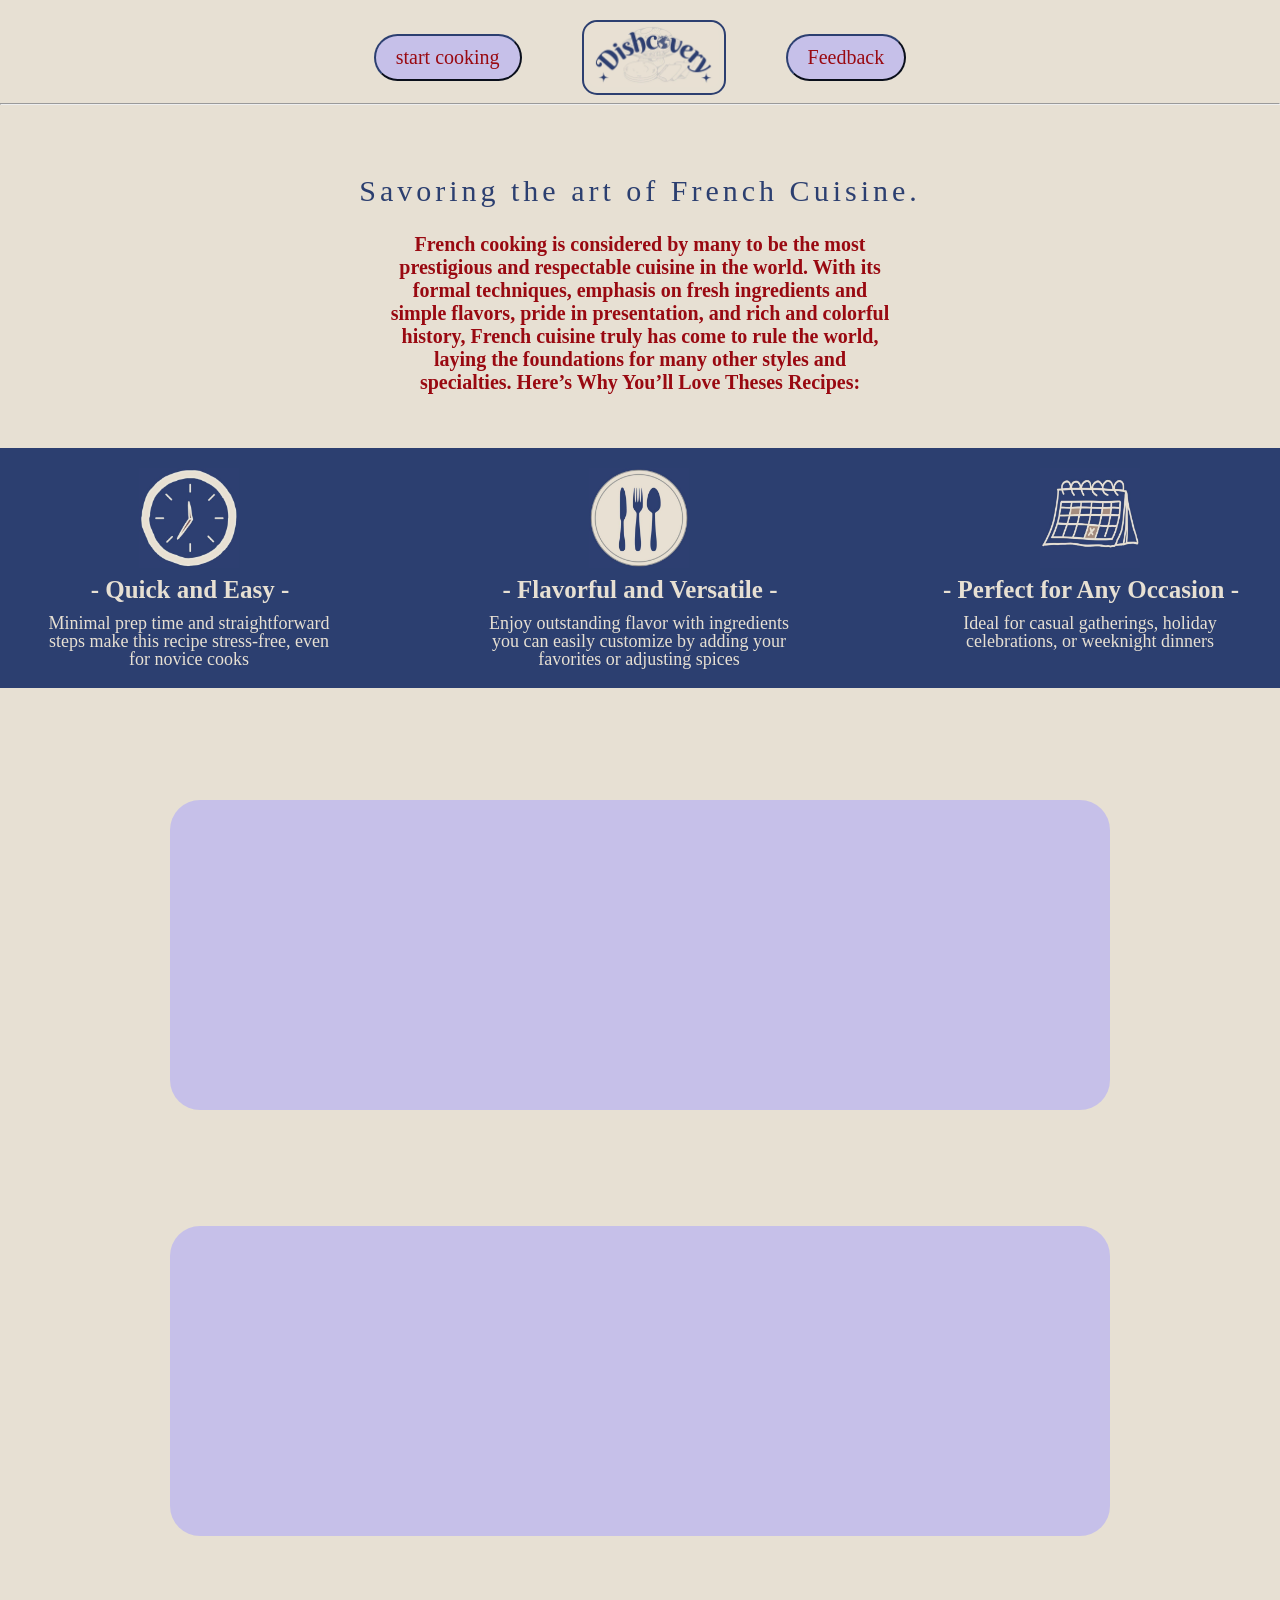
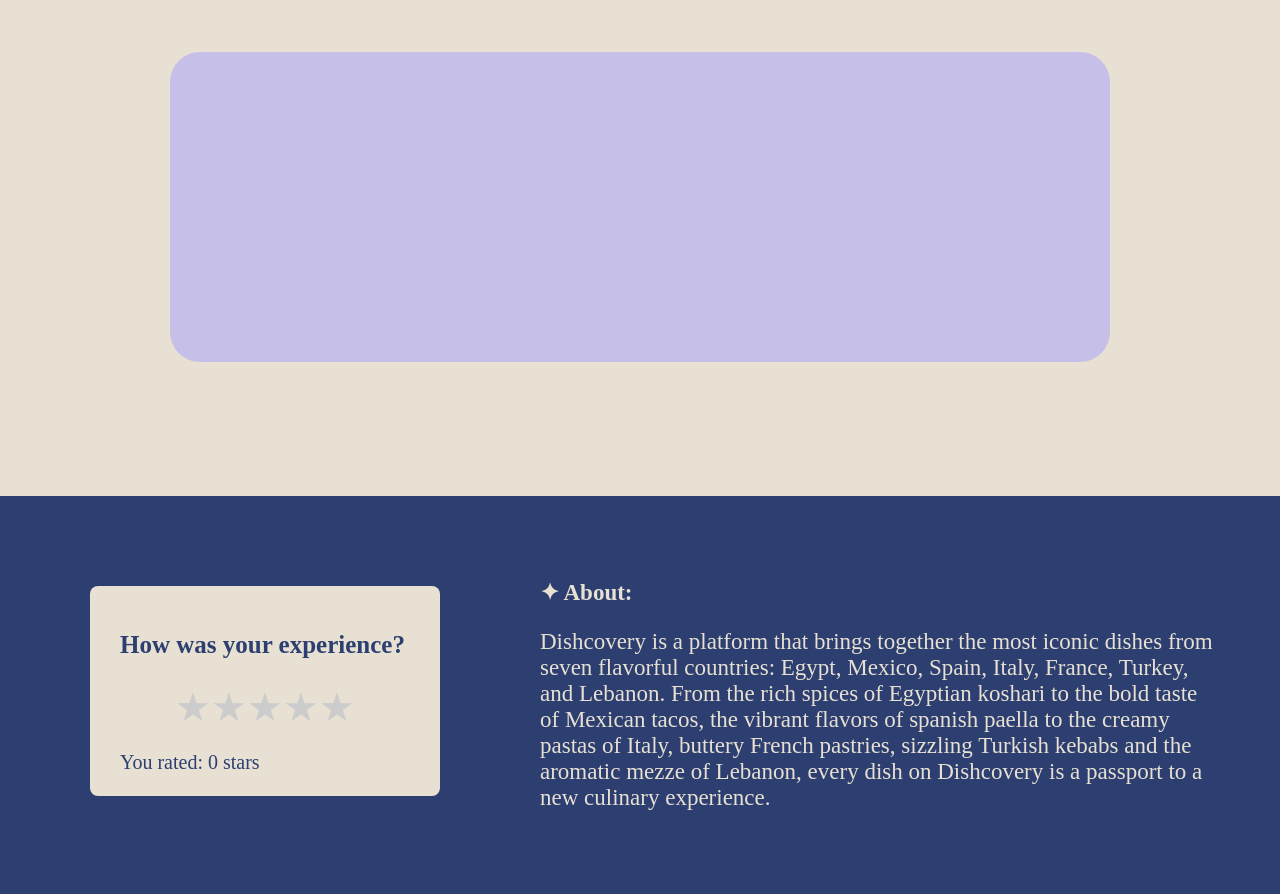
<file: Menna Ashraf/MennaAshraf.html>
<!DOCTYPE html>
<html>

<head>
    <title>Dishcovery | France</title>
    <link rel="stylesheet" href="MennaAshraf.css">
    <link rel="icon" type="image/png" href="favicon.png">
</head>

<body>
    <div class="top">
        <button class="btn" id="scroll">start cooking</button>
        <img src="/Menna Ashraf/imges/photo_2025-04-29_15-42-51.jpg" alt="logo" class="logo">
        <button class="btn" id="scroll2">Feedback</button>
    </div>
    <hr>
    <br>
    <br>
    <header class="head">
        <h2>Savoring the art of French Cuisine.</h2>
        <p>French cooking is considered by many to be the most prestigious and respectable cuisine in the world. With
            its formal techniques, emphasis on fresh ingredients and simple flavors, pride in presentation, and rich and
            colorful history, French cuisine truly has come to rule the world, laying the foundations for many other
            styles and specialties. Here’s Why You’ll Love Theses Recipes:</p>
    </header>
    <br>
    <br>
    <br>
    <div class="block">
        <div class="item">
            <img src="/Menna Ashraf/imges/photo_2025-04-29_15-41-52.jpg" height="100">
            <h4>- Quick and Easy -</h4>
            <p>Minimal prep time and straightforward steps make this recipe stress-free, even for novice cooks</p>
        </div>
        <div class="item">
            <img src="/Menna Ashraf/imges/photo_2025-04-29_15-43-01.jpg" height="100">
            <h4>- Flavorful and Versatile -</h4>
            <p>Enjoy outstanding flavor with ingredients you can easily customize by adding your favorites or adjusting
                spices</p>
        </div>
        <div class="item">
            <img src="/Menna Ashraf/imges/photo_2025-04-29_15-43-09.jpg" height="100">
            <h4>- Perfect for Any Occasion -</h4>
            <p>Ideal for casual gatherings, holiday celebrations, or weeknight dinners</p>
        </div>

    </div>
    <br>
    <br>
    <br>
    <br>
    <section id="section">
        <div class="firstbox">
            <div class="box1inner">
                <div class="box1front">
                    <img src="/Menna Ashraf/imges/photo_2025-04-29_15-42-44.jpg" alt="pain au chocolat img">
                    <div class="text1">
                        <h1>Pain au chocolat</h1>
                        <p>Few things evoke the charm of a French café quite like Pain au Chocolat. These delicate,
                            buttery pastries are enveloped in layers of flaky dough with a decadent chocolate core,
                            golden layers giving way to a soft, making every bite a delightful indulgence. [⤷Prep: 30
                            min | Cook: 20 min | Servings: 8]</p>
                    </div>
                </div>
                <div class="box1back">
                    <pre>- Ingredients:
    
for 8 servings
4 cups flour(500 g)
½ cup water(120 mL)
½ cup milk(120 mL)
¼ cup sugar(50 g)
2 teaspoons salt
1 packet instant dry yeast
3 tablespoons unsalted butter, softened
1 ¼ cups cold unsalted butter(285 g), cut into ½-inch (1 cm) thick slices
1 egg, beaten
2 bars sweetened chocolate bar
                        </pre>
                </div>
            </div>
        </div>

    </section>


    <br>
    <br>
    <div class="secondbox">
        <div class="box2inner">
            <div class="box2front">
                <img src="/Menna Ashraf/imges/photo_2025-04-29_15-42-39.jpg" alt="ratatouille img">
                <div class="text2">
                    <h1>Ratatouille</h1>
                    <p>Ratatouille is a simple peasant vegetable stew of French origin, that uses fresh in-season summer
                        produce, like eggplants, tomatoes, zucchinis, and peppers. Herbs and spices play a great role in
                        this dish as they help enhance the flavors of the humble vegetables. [⤷Prep: 15 min | Cook: 30
                        min | Servings: 8]</p>
                </div>
            </div>
            <div class="box2back">
                <pre>- Ingredients:

for 8 servings
2 eggplants
6 roma tomatoes
2 yellow squashes
2 zucchinis
2 tablespoons olive oil
1 medium white onion, diced
4 cloves garlic, minced
1 red, yellow bell pepper, seeded and diced                                  
28 oz crushed tomatoes(795 g)
2 tablespoons thinly sliced fresh basil
                    </pre>
            </div>
        </div>
    </div>

    <br>
    <br>
    <div class="thirdbox">
        <div class="box3inner">
            <div class="box3front">
                <img src="/Menna Ashraf/imges/photo_2025-04-29_15-43-16.jpg" alt="creme brulee img">
                <div class="text3">
                    <h1>Creme brulee</h1>
                    <p>Indulge in this rich and creamy dessert, made with silky smooth custard and a crispy caramelized
                        sugar top. This classic French dessert is sure to impress with its decadent taste and elegant
                        presentation.[⤷Prep: 5 min | Cook: 10 min | Servings: 6]</p>
                </div>
            </div>
            <div class="box2back">
                <pre>- Ingredients:

for 6 servings
4 cups heavy cream(960 mL)
2 teaspoons vanilla extract                                            
6 egg yolks
1 cup sugar(200 g), half in mixture, half for crust

Special Equipment
6 oz ramekins, 7 ounces (225 grams)
                    </pre>
            </div>
        </div>
    </div>
    <br>
    <br>
    <br>
    <section>
        <footer class="footer" id="feedback">
            <div class="rating" id="widget">
                <h3>How was your experience?</h3>
                <div class="stars" id="star-widget">
                    <span class="star" data-value="1">&#9733;</span>
                    <span class="star" data-value="2">&#9733;</span>
                    <span class="star" data-value="3">&#9733;</span>
                    <span class="star" data-value="4">&#9733;</span>
                    <span class="star" data-value="5">&#9733;</span>
                </div>
                <p id="rating-output">You rated: 0 stars</p>
            </div>
            <div class="about">
                <h3>✦ About:</h3>
                <p> Dishcovery is a platform that brings together the most iconic dishes from seven flavorful countries:
                    Egypt, Mexico, Spain, Italy, France, Turkey, and Lebanon. From the rich spices of Egyptian koshari
                    to the bold taste of Mexican tacos, the vibrant flavors of spanish paella to the creamy pastas of
                    Italy, buttery French pastries, sizzling Turkish kebabs and the aromatic mezze of Lebanon, every
                    dish on Dishcovery is a passport to a new culinary experience.</p>
            </div>
        </footer>
    </section>
    <script src="MennaAshraf.js"></script>
</body>

</html>
</file>
<file: style.css>
@import url('https://fonts.googleapis.com/css2?family=Poppins:wght@200;300;400;500;600;700&display=swap');
*{  margin: 0;
    padding: 0;
    scroll-behavior: smooth;
    scroll-padding-top:2rem;
    list-style: none;
    text-decoration: none;
    box-sizing: border-box;
    font-family: "Poppins", sans-serif;
}
body{
    background-color: #e7e0d3;
}
header{
    display: flex;
    justify-content: center;
    display: block;
    background-color:  #e7e0d3;
    box-shadow:0 5px 15px rgb(20, 40, 40) ;
    width:100%;
    position: relative;
    height: 120px;
}
h1{
    padding-left: 500px;
    left: 500px;
    margin-bottom:9px ;
    color: #181f2c;
}
nav{
    display: flex;
    justify-content: center;
    gap: 28px;
    margin-right: 170px;
    padding-bottom: 10px;
}
nav img{
    width: 60px;
    height: 40px;
    border-radius:10px;
}
nav img:hover{
    transform:scale(1.1);
    transition: 0.5s;
}
.log{
    position: relative;
    left: 1370px;
    bottom: 110px;
    width: 120px;
    height: 50px;
    font-size: 20px;
    font-weight: bolder;
    background-color:#b9531d ;
    border-radius: 2rem;
    color: #ffff;
    cursor: pointer;
    transition: 0.3s;
}
.log:hover{
    transform: scale(1.1);
}
.center{
    display: flex;
    justify-content: center;
    margin-top: 25px;
    margin-left: -20px;
  
}
#suggestion{
    background-color: #8b7d61;
    width: 41%;
    padding-left: 10px;
    border-radius: 2rem;
    color: #ffff;
    font-weight: 500;
    box-shadow:0 5px 15px rgb(20, 40, 40) ;
    transition: 0.2s;
}
#suggestion p:hover{
    transform: scale(1.1);
    }
.logo{
    width: 90px;
    height:90px;
    position: relative;
    bottom: 40px;
    right: 300px;
}
section{
    display: flex;
    justify-content: center;
    flex-direction: column;
    margin: 40px;
   

}
section p{
    color: #181f2c;
    background-color:#afae7c;
    padding: 15px;
    padding-top: 10px;
    border-radius: 2rem;
    font-weight: 700;
    box-shadow: 0 4px 15px rgba(0, 0, 0, 10);
    transition: 0.2s;
}
.dis{
    color: #b9531d;
    font-size: 19px;
    font-weight: bolder;
}
.end{
    color: #e7e0d3;
    font-size: 17px;
}
p:hover{
    color: #dbcab4;
    background-color:#2c2c2c;

    .dis{
        color: rgb(148, 141, 141);
        }

   
    .end{
        color: #ffff;
        font-size: 17px;
    }
    transform: scale(1.02);
}
#btn{
    margin-bottom: 20px;
    width: 10%;
    position: relative;
    left: 630px;
    color:#e7e0d3 ;
    background-color: #b9531d;
    height: 30px;
    border-radius: 2rem;
    font-weight: 500;
    border: none;
    font-size: 15px;
    transition: 0.2s;
}
#btn:hover{
    cursor: pointer;
    color: #b9531d;
    background-color: #ffff;
    transform: scale(1.05);
}
#para {
    opacity: 0;
    visibility: hidden;
    transition: opacity 0.5s ease, visibility 0.5s ease;
  }

  #para.visible {
    opacity: 1;
    visibility: visible;
  }
 footer{
    background-color:#afae7c;
    color: rgb(0, 0, 0);
    padding: 25px;
    text-align: center;
    font-size: 17px;
    position: relative;
    top: 132px;
}
footer span{
font-weight: bold;
color:black;
}
</file>
<file: Adham/style.css>
body{

    background-color: #e7e0d3  ;
}

.photo {
    border: 3px solid transparent;
    border-radius: 8px;
    cursor: pointer;
    transition: transform 0.3s ease;


}
.photo:hover{
    border-color:#ccc ;
    transform: scale(1.05);
}
li{
    font-weight: bold;        }

.ingredients {
    display: block;
}
ul{
    display: none;
}
</file>
<file: italy/style.css>
* {
    margin: 0;
    padding: 0;
    box-sizing: border-box;
    scroll-behavior: smooth;
    list-style: none;
    text-decoration: none;
    font-family: sans-serif;
}

:root {
    --primary-color: #e7e0d3;
    --secondary-color: rgb(156, 156, 149);
    --third-color: black;


}

.darkmode {


    --primary-color: #767571;
    --secondary-color: rgb(66, 62, 62);
    --third-color: white;
}

header {
    background-color: var(--secondary-color);
    width: 100%;
    position: fixed;
    z-index: 999;
    display: flex;
    justify-content: space-between;
    align-items: center;
    padding: 10px 200px;
    margin: auto;
}

#flag {
    width: 210px;
    padding: 5px 70px;
    display: flex;
    margin-left: -250px;
    border-radius: 100%;
}

.hpage {


    color: #ffffff;
    font-weight: 900;
    font-size: 25px;
    padding-right: 100px;


}

#red {

    color: rgb(235, 11, 11);
}

#green {

    color: rgb(15, 142, 15);
}

#white {
    color: white;
}

.navi a {

    color: rgb(235, 11, 11);
    text-decoration: none;
    font-weight: 700;
    font-size: 15px;
    padding: 5px 40px;
    display: inline-block;
    letter-spacing: 1px;
    border-radius: 15px;
    background-color: #ffffff;
    transition: 0.4s ease;


}

.navi a:hover {
    transform: scale(1.05);

    color: rgb(15, 184, 15);

    background-attachment: fixed;


}

.navi img {
    width: 70px;
    cursor: pointer;
    padding-left: 30px;
    transition: 0.4 ease;

}

.navi img:hover {
    transform: scale(1.05);

}



section {
    background-color: var(--primary-color);
}

.main {
    width: 100%;
    min-height: 100vh;
    min-width: 100vh;
    display: flex;
    padding: 75px 10px;
    background-color: var(--primary-color);
    display: inline-block;
    justify-content: center;
    align-items: center;
    margin: 0;



}

.main h1 {


    color: rgb(0, 0, 0);
    text-align: center;
    font-weight: 1200;
    font-size: 45px;
    text-transform: uppercase;


}

.cuisine {


    margin-top: 150px;
}


#italy {
    font-size: 25px;
    font-weight: 900;
    padding-top: 25px;


    color: var(--third-color);
    text-align: center;
    justify-content: center;



}

#cuisine {
    font-size: 25px;
    font-weight: 900;
    padding-top: 25px;

    color: var(--third-color);
    text-align: center;
    justify-content: center;


}

#country {

    display: flex;
    justify-content: center;
    width: 500px;
    height: 250px;
    margin-left: auto;
    margin-right: auto;
    margin-top: 40px;
}

#country img {


    border-radius: 5%;
    object-fit: cover;


}

#fimgc {
    box-shadow: 0 10px 20px rgb(23, 152, 11);

}

#simgc {
    box-shadow: 0 10px 20px rgb(255, 255, 255);

}

#timgc {

    box-shadow: 0 10px 20px rgb(197, 29, 17);
}

#food {

    display: flex;
    justify-content: center;
    margin-left: auto;
    margin-right: auto;
    margin-top: 40px;
    width: 500px;
    height: 250px;



}

#food img {


    border-radius: 5%;
    object-fit: cover;



}

#fimgf {
    box-shadow: 0 10px 20px rgb(16, 194, 31);

}

#simgf {
    box-shadow: 0 10px 20px rgb(255, 255, 255);

}

#timgf {

    box-shadow: 0 10px 20px rgb(178, 15, 15);
}

.line {

    height: 40px;
    width: 100%;
    margin: auto;
    background: linear-gradient(90deg, #2faa17, #ffffff, #bb1010);
    border-radius: 3px;
    background-color: var(--primary-color);


}

#maindishes {
    padding-top: 100px;

}

#appetizers {

    padding-top: 100px;
}

#desserts {

    padding-top: 100px;
}

.title {
    display: flex;
    justify-content: center;

    font-size: 60px;
    font-weight: 2000;

}

.plates {
    display: flex;
    justify-content: center;
    flex-direction: row;
    flex-wrap: wrap;
    padding-bottom: 150px;



}

#mai {
    color: #dd2424;
    padding: 70px;

}

.fplate {
    background-color: var(--secondary-color);
    width: 300px;
    box-shadow: 0 5px 15px red;
    border-radius: 10px;
    padding: 25px;
    margin: 15px;

    transition: 0.4s ease;
}

.fplate:hover {

    transform: scale(1.1);

}

#app {

    color: #ffffff;
    padding: 30px;
}

.splate {

    background-color: var(--secondary-color);
    width: 300px;
    box-shadow: 0 5px 15px rgb(255, 255, 255);
    border-radius: 10px;
    padding: 25px;
    margin: 15px;
    transition: 0.4s ease;


}

.splate:hover {

    transform: scale(1.1);

}

#des {

    color: green;
    padding: 40px;
}

.tplate {

    background-color: var(--secondary-color);
    width: 300px;
    box-shadow: 0 5px 15px rgb(15, 178, 59);
    border-radius: 10px;
    padding: 25px;
    margin: 15px;
    transition: 0.4s ease;
}

.tplate:hover {

    transform: scale(1.1);

}

.photo img {
    justify-content: center;
    display: flex;
    align-items: center;
    height: 250px;
    width: 250px;
    border-radius: 5%;
    object-fit: cover;

    cursor: pointer;


}

.info {
    text-align: center;


}

.info h3 {
    font-size: 30px;
    font-weight: 900;
    margin: 10px;

}

.info p {
    font-size: 17px;
    font-weight: 700;
    color: var(--third-color);

}

.fp {
    color: rgb(30, 141, 30);


}

.sp {
    color: #ffffff;
}

.tp {

    color: #dd2424;
}

#Button {

    background-color: var(--primary-color);
    justify-content: center;
    align-items: center;
}

#TopBtn {
    position: fixed;
    bottom: 20px;
    right: 20px;
    padding: 10px 15px;
    font-size: 18px;
    background-color: #333;
    color: white;
    border: none;
    border-radius: 50px;
    cursor: pointer;
    transition: background-color 0.3s, transform 0.3s;
    z-index: 1000;
}

#TopBtn:hover {
    background-color: #555;
    transform: scale(1.1);
}
</file>
<file: Ammar/ELGebaly.css>
/* Universal reset and basic settings */
*{
    font-family: 'poppins', sans-serif;
    margin: 0;
    padding: 0;
    box-sizing: border-box;
    scroll-behavior: smooth; /* Smooth scrolling */
}
/* Body background color */
body{
    background-color:#e7e0d3;
}
header
{
    background-color:#ffffff;
    width: 100%;
    position: fixed;
    z-index: 999;/* Keeps it above all other elements */
    display: flex;
    justify-content: space-between;
    align-items: center;
    padding: 10px 200px;
}
/* Flag image inside header */
#header-image{
    width: 50px;
    height: 50px;
    align-items: left;
    margin-right: 5px;
}
/* Main title (Turkish Cuisine) */
h1{
    text-decoration: none;
    font-size: 1.3em;
    color: #c8102e;
    text-transform: uppercase;
    font-weight: bold;
}
/* Hover effect for nav links */
#main-navbar a{
    color: #c8102e;
    text-decoration: none;
    font-size: 1em;
    font-weight: 300;
    padding-left: 20px;

}
/* Hover effect for nav links(changing color)*/
#main-navbar a:hover{
    color: #020002;
}
/* Section base style for spacing and centering */
section{
    padding: 100px 400px;
    display: flex;
    justify-content: center;
    align-items: center;
}
.main{
    width: 100%;
    min-height: 100vh;
    display: flex;
    align-items: center;
    background: url(images/cover.png) no-repeat; /* Background image as cover for main section */
    background-size: cover;
    background-position: center;
    background-attachment: fixed;
}
.main h2{
    color: #ffffff;
    font-size: 2em;
    font-weight: 400;
}
/* making it bolded and apear in the center of the page */
.main h2 span{
    display: inline-block;
    margin-top: 10px;
    color: #c8102e;
    font-size: 2.8em;
    font-weight: 600;
}
.main h3{
    color: #ffffff;
    font-size: 1.6em;
    font-weight: 600;
    letter-spacing: 0.3px; /* make a space between the letters as a design */
    margin-top: 5px;
    margin-bottom: 20px;
}
#explore_button{
    color: #ffffff;
    background-color: #c8102e;
    text-decoration: none;
    font-size: 1.2em;
    font-weight: 500;
    margin-left: 200px;
    display: inline-block;
    padding: 0.9375em 2.1875em; /* em = 16px approx*/
    border-radius: 15px;
    letter-spacing: 0.5px; /* make a space between the letters as a design */
    margin-bottom: 20px;
    transition: 0.6s;
}
#explore_button:hover{
    background-color: #c81010;
    transform: scale(1.2); /* make the button bigger when hovering */
}
.title{
    display: flex;
    color: #c8102e;
    width: 100%;
    font-size: 2.5em;
    font-weight: 800;
    justify-content: center; /* Center the title in rows */
    align-items: center; /* Center the title in columns */
    margin-bottom: 5px;
}
.content{
    display: flex;
    justify-content: center;
    flex-direction: row;
}
.dish{
    background-color: #ffffff;
    width: 100%;
    box-shadow: -5px -5px rgba(1, 1, 1, 20%); /* Shadow effect at left and upper */
    border-radius: 25px;
    padding: 35px;
    margin: 25px;
    transition: 0.6s;
}
.dish:hover{
    box-shadow: 5px 5px rgba(1, 1, 1, 20%);/* Shadow effect at right and bottom when hovering */
    transform: scale(1.2);
    transition: 0.5s ease-in-out;
}
.dish h3{
    width: 100%;
    font-size: 1.5em;
    font-weight: 600;
    color: #c8102e;
    text-align: center;
    margin-bottom: 5px;
}
.photo img{
    justify-content: center;
}
.info h4{
    display: flex;
    justify-content: center;
    align-items: center;
    font-size: 1.2em;
    font-weight: 400;
    color: #181f2c;
}
hr{
    width: 100%;
    border-width: 5px;
    border-color: white;
}
.star0{
    display: flex;
    justify-content: left; /* Aligns the stars to the left */
    align-items: bottom; /* Aligns the stars to the bottom */
    font-weight: 400;
    margin-top: 10px;
    gap: 12px;
}
.star0 i{
    color: #e6e6e6;
    font-size: 1.5em;
    cursor: pointer;
    transition: color 0.5s ease;
}
.star0 i:hover{
    color: #ff9c1a;
}
.star0 i.active{
    color: #ff9c1a;
}
.star1{
    display: flex;
    justify-content: left;
    align-items: baseline;
    font-weight: 400;
    margin-top: 10px;
    gap: 12px;
}
.star1 i{
    color: #e6e6e6;
    font-size: 1.5em;
    cursor: pointer;
    transition: color 0.5s ease;
}
.star1 i:hover{
    color: #ff9c1a;
}
.star1 i.active{
    color: #ff9c1a;
}
.star2{
    display: flex;
    justify-content: left;
    align-items: baseline;
    font-weight: 400;
    margin-top: 10px;
    gap: 12px;
}
.star2 i{
    color: #e6e6e6;
    font-size: 1.5em;
    cursor: pointer;
    transition: color 0.5s ease;
}
.star2 i:hover{
    color: #ff9c1a;
}
.star2 i.active{
    color: #ff9c1a;
}
.star3{
    display: flex;
    justify-content: left;
    align-items: baseline;
    font-weight: 400;
    margin-top: 10px;
    gap: 12px;
}
.star3 i{
    color: #e6e6e6;
    font-size: 1.5em;
    cursor: pointer;
    transition: color 0.5s ease;
}
.star3 i:hover{
    color: #ff9c1a;
}
.star3 i.active{
    color: #ff9c1a;
}
.star4{
    display: flex;
    justify-content: left;
    align-items: baseline;
    font-weight: 400;
    margin-top: 10px;
    gap: 12px;
}
.star4 i{
    color: #e6e6e6;
    font-size: 1.5em;
    cursor: pointer;
    transition: color 0.5s ease;
}
.star4 i:hover{
    color: #ff9c1a;
}
.star4 i.active{
    color: #ff9c1a;
}
.star5{
    display: flex;
    justify-content: left;
    align-items: baseline;
    font-weight: 400;
    margin-top: 10px;
    gap: 12px;
}
.star5 i{
    color: #e6e6e6;
    font-size: 1.5em;
    cursor: pointer;
    transition: color 0.5s ease;
}
.star5 i:hover{
    color: #ff9c1a;
}
.star5 i.active{
    color: #ff9c1a;
}
</file>
<file: EL-3os/Essam.css>
* {
    margin: 0;
    padding: 0;
    box-sizing: border-box;
    scroll-behavior: smooth;
    list-style: none;
    text-decoration: none;
    font-family: sans-serif;
}

:root {
    --primary-color: #e7e0d3;
    --secondary-color: rgb(156, 156, 149);
    --third-color: black;


}

.darkmode {


    --primary-color: #767571;
    --secondary-color: rgb(66, 62, 62);
    --third-color: white;
}

header {
    background-color: var(--secondary-color);
    width: 100%;
    position: fixed;
    z-index: 999;
    display: flex;
    justify-content: space-between;
    align-items: center;
    padding: 10px 200px;
    margin: auto;
}

#flag {
    width: 210px;
    padding: 5px 70px;
    display: flex;
    margin-left: -250px;
    border-radius: 100%;
}

.hpage {


    color: #ffffff;
    font-weight: 900;
    font-size: 25px;
    padding-right: 100px;


}

#red {

    color: rgb(235, 11, 11);
}

#green {

    color: rgb(15, 142, 15);
}

#white {
    color: white;
}

.navi a {

    color: rgb(235, 11, 11);
    text-decoration: none;
    font-weight: 700;
    font-size: 15px;
    padding: 5px 40px;
    display: inline-block;
    letter-spacing: 1px;
    border-radius: 15px;
    background-color: #ffffff;
    transition: 0.4s ease;


}

.navi a:hover {
    transform: scale(1.05);

    color: rgb(15, 184, 15);

    background-attachment: fixed;


}

.navi img {
    width: 70px;
    cursor: pointer;
    padding-left: 30px;
    transition: 0.4 ease;

}

.navi img:hover {
    transform: scale(1.05);

}



section {
    background-color: var(--primary-color);
}

.main {
    width: 100%;
    min-height: 100vh;
    min-width: 100vh;
    display: flex;
    padding: 75px 10px;
    background-color: var(--primary-color);
    display: inline-block;
    justify-content: center;
    align-items: center;
    margin: 0;



}

.main h1 {


    color: rgb(0, 0, 0);
    text-align: center;
    font-weight: 1200;
    font-size: 45px;
    text-transform: uppercase;


}

.cuisine {


    margin-top: 150px;
}


#italy {
    font-size: 25px;
    font-weight: 900;
    padding-top: 25px;


    color: var(--third-color);
    text-align: center;
    justify-content: center;



}

#cuisine {
    font-size: 25px;
    font-weight: 900;
    padding-top: 25px;

    color: var(--third-color);
    text-align: center;
    justify-content: center;


}

#country {

    display: flex;
    justify-content: center;
    width: 500px;
    height: 250px;
    margin-left: auto;
    margin-right: auto;
    margin-top: 40px;
}

#country img {


    border-radius: 5%;
    object-fit: cover;


}

#fimgc {
    box-shadow: 0 10px 20px rgb(23, 152, 11);

}

#simgc {
    box-shadow: 0 10px 20px rgb(255, 255, 255);

}

#timgc {

    box-shadow: 0 10px 20px rgb(197, 29, 17);
}

#food {

    display: flex;
    justify-content: center;
    margin-left: auto;
    margin-right: auto;
    margin-top: 40px;
    width: 500px;
    height: 250px;



}

#food img {


    border-radius: 5%;
    object-fit: cover;



}

#fimgf {
    box-shadow: 0 10px 20px rgb(16, 194, 31);

}

#simgf {
    box-shadow: 0 10px 20px rgb(255, 255, 255);

}

#timgf {

    box-shadow: 0 10px 20px rgb(178, 15, 15);
}

.line {

    height: 40px;
    width: 100%;
    margin: auto;
    background: linear-gradient(90deg, #2faa17, #ffffff, #bb1010);
    border-radius: 3px;
    background-color: var(--primary-color);


}

#maindishes {
    padding-top: 100px;

}

#appetizers {

    padding-top: 100px;
}

#desserts {

    padding-top: 100px;
}

.title {
    display: flex;
    justify-content: center;

    font-size: 60px;
    font-weight: 2000;

}

.plates {
    display: flex;
    justify-content: center;
    flex-direction: row;
    flex-wrap: wrap;
    padding-bottom: 150px;



}

#mai {
    color: #dd2424;
    padding: 70px;

}

.fplate {
    background-color: var(--secondary-color);
    width: 300px;
    box-shadow: 0 5px 15px red;
    border-radius: 10px;
    padding: 25px;
    margin: 15px;

    transition: 0.4s ease;
}

.fplate:hover {

    transform: scale(1.1);

}

#app {

    color: #ffffff;
    padding: 30px;
}

.splate {

    background-color: var(--secondary-color);
    width: 300px;
    box-shadow: 0 5px 15px rgb(255, 255, 255);
    border-radius: 10px;
    padding: 25px;
    margin: 15px;
    transition: 0.4s ease;


}

.splate:hover {

    transform: scale(1.1);

}

#des {

    color: green;
    padding: 40px;
}

.tplate {

    background-color: var(--secondary-color);
    width: 300px;
    box-shadow: 0 5px 15px rgb(15, 178, 59);
    border-radius: 10px;
    padding: 25px;
    margin: 15px;
    transition: 0.4s ease;
}

.tplate:hover {

    transform: scale(1.1);

}

.photo img {
    justify-content: center;
    display: flex;
    align-items: center;
    height: 250px;
    width: 250px;
    border-radius: 5%;
    object-fit: cover;

    cursor: pointer;


}

.info {
    text-align: center;


}

.info h3 {
    font-size: 30px;
    font-weight: 900;
    margin: 10px;

}

.info p {
    font-size: 17px;
    font-weight: 700;
    color: var(--third-color);

}

.fp {
    color: rgb(30, 141, 30);


}

.sp {
    color: #ffffff;
}

.tp {

    color: #dd2424;
}

#Button {

    background-color: var(--primary-color);
    justify-content: center;
    align-items: center;
}

#TopBtn {
    position: fixed;
    bottom: 20px;
    right: 20px;
    padding: 10px 15px;
    font-size: 18px;
    background-color: #333;
    color: white;
    border: none;
    border-radius: 50px;
    cursor: pointer;
    transition: background-color 0.3s, transform 0.3s;
    z-index: 1000;
}

#TopBtn:hover {
    background-color: #555;
    transform: scale(1.1);
}
</file>
<file: Marawan/Marwan-Registry.css>
body {
  background-color: #e7e0d3;
  background-image: url('https://www.transparenttextures.com/patterns/food.png');
  color: #181f2c;
  font-family: 'Helvetica Neue', Arial, sans-serif;
  display: flex;
  justify-content: center;
  align-items: center;
  height: 100vh;
  margin: 0;
}
.container {
  background-color: rgba(255, 255, 255, 0.95);
  padding: 40px;
  border-radius: 16px;
  box-shadow: 0 6px 20px rgba(0, 0, 0, 0.1);
  text-align: center;
  width: 320px;
  position: relative;
}
h2 {
  font-size: 26px;
  font-weight: 600;
  margin-bottom: 30px;
  opacity: 1;
  transition: opacity 0.3s ease;
}
input {
  display: block;
  margin: 15px auto;
  padding: 12px;
  width: 260px;
  border: 1px solid #181f2c;
  border-radius: 6px;
  font-size: 14px;
  transition: border-color 0.3s;
}
input:focus {
  outline: none;
  border-color: #2a3547;
}
button {
  background-color: #181f2c;
  color: #e7e0d3;
  padding: 12px 40px;
  border: none;
  border-radius: 6px;
  cursor: pointer;
  font-size: 16px;
  font-weight: 500;
  transition: background-color 0.3s;
}
button:hover {
  background-color: #2a3547;
  transform: scale(1.02);
  transition: 0.2s;
}
.switch-link {
  margin-top: 20px;
  font-size: 14px;
}
.switch-link a {
  color: #181f2c;
  text-decoration: none;
  font-weight: 500;
  transition: color 0.3s;
}
.switch-link a:hover {
  color: #2a3547;
}
.form {
  display: none;
  opacity: 0;
  transform: translateY(20px);
  transition: opacity 0.3s ease, transform 0.3s ease;
}
.form.active {
  display: block;
  opacity: 1;
  transform: translateY(0);
}
#message {
  margin-top: 20px;
  font-size: 14px;
  min-height: 20px;
}
</file>
<file: Marawan/Marwan-Welcome.css>
body {
  font-family: 'Georgia', serif;
  background-color: #e7e0d3;
  background-image: url('https://www.transparenttextures.com/patterns/food.png');
  display: flex;
  justify-content: center;
  align-items: center;
  height: 100vh;
  margin: 0;
}

.welcome-container {
  background-color: rgba(255, 255, 255, 0.95);
  padding: 30px;
  border-radius: 12px;

  text-align: center;
  border: 2px solid #181f2c;
  margin: 40px;
  box-shadow:0 5px 15px rgb(20, 40, 40) ;
  transition: 0.2s;
}
a{
  text-decoration: none;
  color: #af4309;
}

h1 {
  color: #181f2c;
  font-size: 28px;
  margin-bottom: 20px;
}
.dis{
  color:#aa3f05 ;
  font-weight: bolder;
}
p {
  color: #181f2c;
  font-size: 16px;
  transition: 0.2s;
}
.welcome-container:hover{
   background-color:#2c2c2c;
   p{
    color: #dbcab4;
   }
   h1{
    color: #ffff;
   }
  .dis{
      color: rgb(148, 141, 141);
  }
  a{
    color: rgb(182, 162, 162);
  }
  transform:scale(1.02);
  }
</file>
<file: Mazen/eltelbany.css>
:root{
--black-color:black;
--red-color:red;
--white-color:white;
--main-color-p:#181f2c;
--sec-color-back:#e7e0d3;
}
html{
    scroll-behavior: smooth;
}
*{
    box-sizing: border-box;
    margin: 0;
    padding: 0;
}
.container{
    padding-left: 15px;
    padding-right: 15px;
    margin-left: auto;
    margin-right: auto;
}
ul{
    list-style: none;
}
/* start heading */
header{
    background-color: #d3c9b7;
    width: 100%;
    position: relative;
    z-index: 1;
    transition: all 0.5s 0.1s ease-in-out;
}
header:hover{
    box-shadow: 5px 5px 15px var(--white-color);
}
header .container{
    display: flex;
    justify-content: space-between;
    align-items: center;
    position: relative;
    padding-right: 40px;
   min-height: 97px;
}
header img{
    height: 40px;
    margin-left: 40px;
}
header nav{
    display: flex;
    align-items: center;
    justify-content: flex-end;
}
header nav ul{
    display: flex;
}
header nav ul li a{
     display: block;
     color: var(--black-color);
     text-decoration: none;
     font-size: 20px;
     position: relative;
     padding: 20px 10px;
     transition:transform 0.5s 0.3s ease-in-out ;
}
header nav ul li a:hover{
    background:linear-gradient(to right,red 0,red 40%,white 50%);
    background-clip: text;
    transform: scale(1.2);
    color: transparent;
    border-bottom: 3px solid rgb(238, 238, 238);
    -webkit-transform: scale(1.2);
    -moz-transform: scale(1.2);
    -ms-transform: scale(1.2);
    -o-transform: scale(1.2);
}
/* end heading */
/* start landing */
.landing{
    min-height: 105vh;
    background-color: #1f2021;
    position: relative;
    background: url(/Mazen/imges/WhatsApp\ Image\ 2025-04-25\ at\ 22.28.01_d7fd8d12.jpg) no-repeat center center;
    background-size: cover;
}
.landing .overlay{
    position: absolute;
    top: 0;
    left: 0;
    width: 100%;
    height: 100%;
    background-color: rgb(0 0 0 / 60%);
}
.landing .text{
    position: absolute;
    top: 50%;
    transform: translateY(-50%);
    padding: 50px;
    width: 50%;
    background-color: transparent;
    color: var(--red-color);
    display: flex;
    justify-content: flex-end;
}
.landing .text .content{
    max-width: 500px;
}
.landing .text .content h1{
    font-size: 32px;
    font-weight: normal;
    line-height: 1.5;
    margin-bottom: 20px;
}
.landing .text .content p{
    font-size: 14px;
    line-height: 2;
    color: var(--white-color);
}
/* end landing */
.main-dishes,
.side-dishes,
.Desserts,
.Drinks
{
     padding-top: 60px;
     padding-bottom: 60px;
}
.specialh{
    color: #ededed;
    font-size: 100px;
    text-align: center;
    font-weight: 800;
    letter-spacing: -3px;
    margin: 0;
}
.main-dishes-content{
   margin-top: 100px;
   display: flex;
   flex-wrap: wrap;
   color: var(--black-color-p);
   justify-content: space-between;
   background-color: #e7e0d3;
   transition:all 0.5s 0.3s ease-in-out  ;
   border-radius:20px ;
}
.main-dishes-content:hover{
    box-shadow: 1px 10px 10px 1px black;
    transform: scale(1.01);
}
.main-dishes-content .mainfood{
    background-color: var(--white-color);
}
.main-dishes-content .image{
   width: 250px;
   height: 375px;
   overflow: hidden;
}

.main-dishes-content .image img{
 display: block;
 width: 100%;
 transition:0.5s 0.3s ease-in-out ;
 border-radius:20px 0 0 ;
}
 .recipe{
   position: absolute;
   margin-left: 20%;
   padding: 20px;
}
.recipe h3{
    margin: 0;
    text-align: center;
    font-size: 35px;
}
.recipe p{
line-height: 1.6;
margin-bottom: 0;
font-size: 20px;
}
/* side dishes */
.side-dishes .side-dishes-content{
    margin-top: 100px;
    display: flex;
    height: 450px;
    flex-wrap: wrap;
    color: var(--black-color-p);
    background-color: #e7e0d3;
    transition:all 0.5s 0.3s ease-in-out  ;
    -webkit-transition:all 0.5s 0.3s ease-in-out  ;
    -moz-transition:all 0.5s 0.3s ease-in-out  ;
    -ms-transition:all 0.5s 0.3s ease-in-out  ;
    -o-transition:all 0.5s 0.3s ease-in-out  ;
    border-radius:20px ;
    -webkit-border-radius:20px ;
    -moz-border-radius:20px ;
    -ms-border-radius:20px ;
    -o-border-radius:20px ;
}
.side-dishes-content:hover{
    transform: scale(1.01);
    -webkit-transform: scale(1.01);
    -moz-transform: scale(1.01);
    -ms-transform: scale(1.01);
    -o-transform: scale(1.01);
    box-shadow: 1px 10px 10px 1px black;
}
.side-dishes .side-dishes-content .image{
    width: 250px;
   height: 450px;
}
.side-dishes .side-dishes-content .image img{
    height: 450px;
    max-width: 100%;
    border-radius:20px 0 0 20px;
    -webkit-border-radius:20px 0 0 20px;
    -moz-border-radius:20px 0 0 20px;
    -ms-border-radius:20px 0 0 20px;
    -o-border-radius:20px 0 0 20px;
}
/* Desserts */
.Desserts .Desserts-content{
    margin-top: 100px;
    display: flex;
    flex-wrap: wrap;
    position: relative;
    background-color: var(--sec-color-back);
    color: var(--black-color-p);
    transition: all 0.5s 0.3s ease-in-out;
    border-radius: 20px;
}
.Desserts-content:hover{
    transform: scale(1.01);
    box-shadow: 1px 10px 10px 1px black;
}
.Desserts .Desserts-content .image{
    width: 250px;
    height: 400px;
    transition:all 0.5s 0.5s ease-in-out ;
    -webkit-transition:all 0.5s 0.5s ease-in-out ;
    -moz-transition:all 0.5s 0.5s ease-in-out ;
    -ms-transition:all 0.5s 0.5s ease-in-out ;
    -o-transition:all 0.5s 0.5s ease-in-out ;
}
.Desserts .Desserts-content .image img{
    width: 100%;
    height: 100%;
    border-radius:20px 0 0 20px ;
}
/* Drinks */
.Drinks .Drinks-content{
    margin-top: 100px;
    display: flex;
    flex-wrap: wrap;
    position: relative;
    color: var(--black-color-p);
    background-color: var(--sec-color-back);
    transition:all 0.5s 0.3s ease-in-out  ;
    border-radius:20px ;
}
.Drinks-content:hover{
    transform: scale(1.01);
    box-shadow: 1px 10px 10px 1px black;
}
.Drinks-content .image{
    width: 250px;
    height: 429px;
}
.Drinks-content .image img{
    max-width: 100%;
    height: 100%;
    border-radius:20px 0 0 20px;
}
.Drinks-content .recipe{
    width: fit-content;
    height: 100%;
    position: absolute;
    margin-left: 20%;
    padding: 20px;
}

.rating-box{
    display: contents;
    width: fit-content;
    position: absolute;
    background-color: var(--sec-color-back);
    padding: 0 50px 35px;
    border-radius: 25px;
    -webkit-border-radius: 25px;
    -moz-border-radius: 25px;
    -ms-border-radius: 25px;
    -o-border-radius: 25px;
}
.rating-box header{
    display: contents;
    position: relative;
    font-size: 25px;
    color: black;
    font-weight: 700;
    margin-bottom: 20px;
text-align: center;
}
.rating-box .stars{
    display: flex;
    padding-top: 20px;
    align-items: center;
    gap: 25px;
}
.stars i{
color: gray;
font-size: 35px;
cursor: pointer;
}
.stars i.active{
    color: #ff9c1a;
}
.moon{
    margin-top: 17px;
    font-size: 35px;
    margin-left: 10px;
    color: gray;
    cursor: pointer;
    transition:all 0.1s 0.1s ease-in-out ;
}
.moon:hover{
    transform: scale(1.1);
}
.footer{
    background-color: var(--sec-color-back);
    color: rgb(0, 0, 0);
    padding: 25px;
    text-align: center;
    font-size: 18px;
}
.footer span{
font-weight: bold;
color:black;
}
</file>
<file: Menna Ashraf/MennaAshraf.css>
body{
    background-color: #e7e0d3;
    margin: 0;
    padding-top: 0;
}
html {
  scroll-behavior: smooth;
}
.top {
  display: flex;
  align-items: center;
  justify-content: center;
  gap: 60px;
  margin-top: 20px;
}

.logo {
  border-radius: 15px;
  border: solid;
  border-width: 2px;
  border-color: #2C3F70;
  height: 65px;
  padding: 0 5px 6px 5px;

}

.btn {
  border-radius: 50px;
  padding: 10px 20px;
  background-color: #c6c0e9;
  font-size: 20px;
  color: #990911;
  font-family: 'garamond',serif;
  cursor: pointer;
  border-color: #2C3F70;
}
.head{
    text-align: center;
}
.head h2 {
    color: #2C3F70;
    font-family: 'Lucida handwriting' ,cursive;
    font-size: 30px;
    letter-spacing: 4px;
    font-weight: 150;
}
.head p {
    font-family: 'garamond',serif;
    font-size: 20px;
    color: #990911;
    max-width: 500px;
    margin: 0 auto;
    font-weight: bold;
}
.block {
    background-color: #2C3F70;
    height: 200px;
    display: flex;
    justify-content: center;    
    gap: 150px;                  
    padding: 20px;
}
.item {
  display: flex;
  flex-direction: column; 
  align-items: center;
  text-align: center;
  color: #e7e0d3;           
  font-family: 'garamond',serif;
  font-size: 25px;
}
.item h4 {
  margin: 8px 2px 8px 4px; 
  font-size: 25px;
}
.item p {
  margin: 2px 0;
  color: #e7e0d3;
  font-size: 18px;
  line-height: 1;
  width: 300px;
}

.firstbox {
    background-color: #c6c0e9;
    display: flex;
    align-items: center;           /* Center vertically */
    border-radius: 30px;
    padding: 20px;
    margin: 40px auto;             /* Center the box on the page */
    width: 900px;                  /* Fixed width for better control */
    height: 270px;                 /* Match image height or content height */
    perspective: 1000px;
    cursor: pointer;
    position: relative;
  }
  
  /* Flip container */
  .box1inner {
    position: relative;
    width: 100%;
    height: 100%;
    transition: transform 0.6s;
    transform-style: preserve-3d;
  }
  
  /* Flip on hover */
  .firstbox:hover .box1inner {
    transform: rotateY(180deg);
  }
  
  /* Image styling */
  .firstbox img {
    width: 230px;
    height: 270px;
    border-radius: 30px;
    padding-left: 1px;
  }
  
  .text1 {
    display: flex;
    flex-direction: column; /* Stack heading and paragraph vertically */
    justify-content: center;
  }
  /* Heading styling */
  .firstbox h1 {
    font-family: 'Brush Script MT', cursive;
    color: #990911;
    font-size: 40px;
    padding: 20px;
    letter-spacing: 3px;
    margin: 0;
  }
  .firstbox p{
    font-size: 21px;
   color: #990911;
   padding: 20px;
   max-width: 520px;
   margin: 0;
  }
  
  /* Flip faces */
  .box1front,
  .box1back {
    position: absolute;
    width: 100%;
    height: 100%;
    backface-visibility: hidden;
    display: flex;
    align-items: center;
    justify-content: center;
    border-radius: 30px;
  }
  
  .box1front {
    background: #c6c0e9;
    justify-content: flex-start; /* Keeps content to the left side */
  
  }
  
  .box1back {
    background: #2C3F70;
    color: #e7e0d3;
    font-size: 15px;
    transform: rotateY(180deg);
  }
  
.secondbox {
  background-color: #c6c0e9;
  display: flex;
  align-items: center;          
  border-radius: 30px;
  padding: 20px;
  margin: 40px auto;             
  width: 900px;                  
  height: 270px;                 
  perspective: 1000px;
  cursor: pointer;
  position: relative;
}
.box2inner {
  position: relative;
  width: 100%;
  height: 100%;
  transition: transform 0.6s;
  transform-style: preserve-3d;
}

.secondbox:hover .box2inner {
  transform: rotateY(180deg);
}
.secondbox img {
  width: 230px;
  height: 270px;
  border-radius: 30px;
  padding-left: 1px;
}

.text2 {
  display: flex;
  flex-direction: column;
  justify-content: center;
}

.secondbox h1 {
  font-family: 'Brush Script MT', cursive;
  color: #990911;
  font-size: 40px;
  padding: 20px;
  letter-spacing: 3px;
  margin: 0;
}
.secondbox p{
  font-size: 21px;
 color: #990911;
 padding: 20px;
 max-width: 540px;
 margin: 0;
}

.box2front,
.box2back {
  position: absolute;
  width: 100%;
  height: 100%;
  backface-visibility: hidden;
  display: flex;
  align-items: center;
  justify-content: center;
  border-radius: 30px;
}

.box2front {
  background: #c6c0e9;
  justify-content: flex-start;

}

.box2back {
  background: #2C3F70;
  color: #e7e0d3;
  font-size: 15px;
  transform: rotateY(180deg);

}
.thirdbox {
  background-color: #c6c0e9;
  display: flex;
  align-items: center;           
  border-radius: 30px;
  padding: 20px;
  margin: 40px auto;            
  width: 900px;              
  height: 270px;               
  perspective: 1000px;
  cursor: pointer;
  position: relative;
}

.box3inner {
  position: relative;
  width: 100%;
  height: 100%;
  transition: transform 0.6s;
  transform-style: preserve-3d;
}

.thirdbox:hover .box3inner {
  transform: rotateY(180deg);
}

.thirdbox img {
  width: 230px;
  height: 270px;
  border-radius: 30px;
  padding-left: 1px;
}

.text3 {
  display: flex;
  flex-direction: column; 
  justify-content: center;
}

.thirdbox h1 {
  font-family: 'Brush Script MT', cursive;
  color: #990911;
  font-size: 40px;
  padding: 20px;
  letter-spacing: 3px;
  margin: 0;
}
.thirdbox p{
font-size: 21px;
 color: #990911;
 padding: 20px;
 max-width: 540px;
 margin: 0;
}

.box3front,
.box3back {
  position: absolute;
  width: 100%;
  height: 100%;
  backface-visibility: hidden;
  display: flex;
  align-items: center;
  justify-content: center;
  border-radius: 30px;
}

.box3front {
  background: #c6c0e9;
  justify-content: flex-start; 

}

.box3back {
  background: #2C3F70;
  color: #e7e0d3;
  font-size: 15px;
  transform: rotateY(180deg);
}
.footer {
  background-color: #2C3F70;
  display: flex;
  align-items: flex-start;
  gap: 30px;
  margin-top: 40px;
  flex-wrap: wrap;
  padding: 40px;
}
.about {
  flex: 1 1 300px;
  padding: 20px;
  border-radius: 8px;
}
.about h3, .about p {
  color: #e7e0d3;
  font-family: 'Garamond', serif;
  font-size: 23px;
}

.rating {
  background-color: #e7e0d3;
  padding: 20px 30px;
  display: inline-block;
  border-radius: 8px;
  margin: 50px;
  width: 290px;
  height: 170px;
 
}
.rating h3{
  font-family: 'garamond',serif;
  font-size: 25px;
  color: #2C3F70;
}
.rating p{
  font-family: 'garamond',serif;
  font-size: 20px;
  color: #2C3F70;
}
.stars {
  display: flex;
  justify-content: center;
  margin: 10px 0;
}

.star {
  font-size: 40px;
  color: #ccc;
  cursor: pointer;
  transition: color 0.2s;
}

.star.hover,
.star.selected {
  color: gold;
}
</file>
